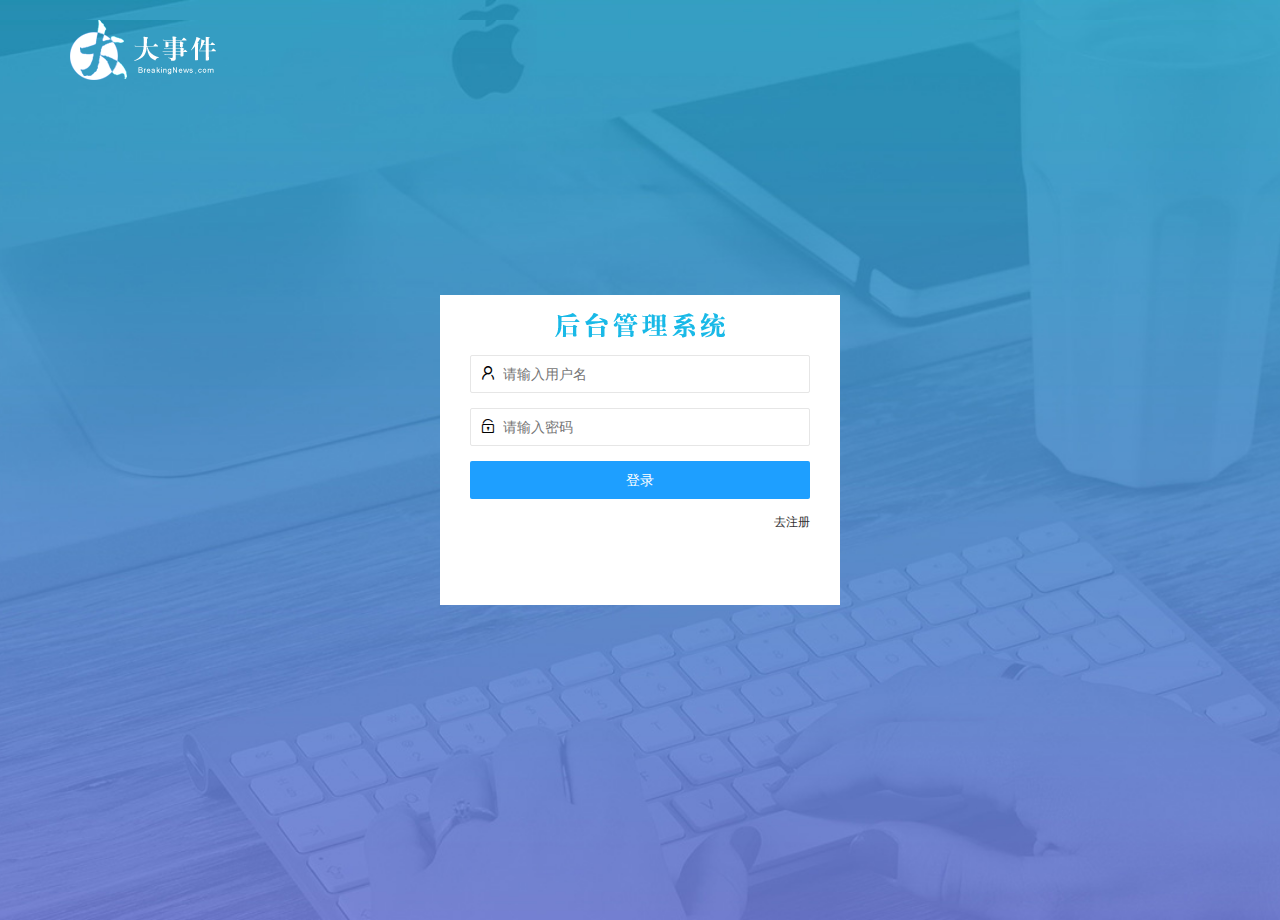
<file: login.html>
<!DOCTYPE html>
<html lang="en">

<head>
    <meta charset="UTF-8">
    <meta http-equiv="X-UA-Compatible" content="IE=edge">
    <meta name="viewport" content="width=device-width, initial-scale=1.0">
    <title>大事件-登录注册</title>
    <link rel="stylesheet" href="/assets/lib/layui/css/layui.css">
    <link rel="stylesheet" href="/assets/css/login.css">
</head>

<body>
    <!-- 这是头部的logo区域 -->
    <div class="layui-main"><img src="/assets/images/logo.png" alt="" /></div>
    <!-- 登录注册区 -->
    <div class="loginAndRrgBox">
        <div class="title-box"></div>
        <!-- 登录的div -->
        <div class="login-box">
            <!-- 这是登录的表单 -->
            <form class="layui-form" id="form_login">
                <!-- 用户名 -->
                <div class="layui-form-item">
                    <i class="layui-icon layui-icon-username"></i>
                    <input type="text" name="username" required placeholder="请输入用户名" autocomplete="off" class="layui-input" />
                </div>
                <!-- 密码 -->
                <div class="layui-form-item">
                    <i class="layui-icon layui-icon-password"></i>
                    <input type="password" name="password" required placeholder="请输入密码" lay-verify="required|pwd" autocomplete="off" class="layui-input" />
                </div>
                <!-- 按钮 -->
                <!-- 登录按钮 -->
                <div class="layui-form-item">
                    <!-- 注意：表单提交按钮和普通按钮的区别，就是 lay-submit 属性 -->
                    <button class="layui-btn layui-btn-fluid layui-btn-normal" lay-submit>登录</button>
                </div>
                <div class="layui-form-item links">
                    <a href="javascript:;" id="link_reg">去注册</a>
                </div>
            </form>
        </div>

        <!-- 注册的div -->
        <div class="reg-box">
            <!-- 注册表单 -->
            <form class="layui-form" id="form_reg">
                <!-- 用户名 -->
                <div class="layui-form-item">
                    <i class="layui-icon layui-icon-username"></i>
                    <input type="text" name="username" required lay-verify="required" placeholder="请输入用户名" autocomplete="off" class="layui-input" />
                </div>
                <!-- 密码 -->
                <div class="layui-form-item">
                    <i class="layui-icon layui-icon-password"></i>
                    <input type="password" name="password" required lay-verify="required|pwd" placeholder="请输入密码" autocomplete="off" class="layui-input" />
                </div>
                <!-- 密码确认 -->
                <div class="layui-form-item">
                    <i class="layui-icon layui-icon-password"></i>
                    <input type="password" name="repassword" required lay-verify="required|pwd|repwd" placeholder="再次确认密码" autocomplete="off" class="layui-input" />
                </div>
                <!-- 按钮 -->
                <!-- 注册按钮 -->
                <div class="layui-form-item">
                    <!-- 注意：表单提交按钮和普通按钮的区别，就是 lay-submit 属性 -->
                    <button class="layui-btn layui-btn-fluid layui-btn-normal" lay-submit>注册</button>
                </div>
                <div class="layui-form-item links">
                    <a href="javascript:;" id="link_login">去登录</a>
                </div>
            </form>
        </div>
    </div>
    <!-- 导入 Layui 的JS文件 -->
    <script src="/assets/lib/layui/layui.all.js"></script>
    <!-- 导入 JQuery -->
    <script src="/assets/lib/jquery.js"></script>
    <!-- 导入自己封装的 baseAPI.js -->
    <script src="/assets/js/baseAPI.js"></script>
    <!-- 导入自己的 JavaScript 脚本 -->
    <script src="/assets/js/login.js"></script>
</body>

</html>
</file>
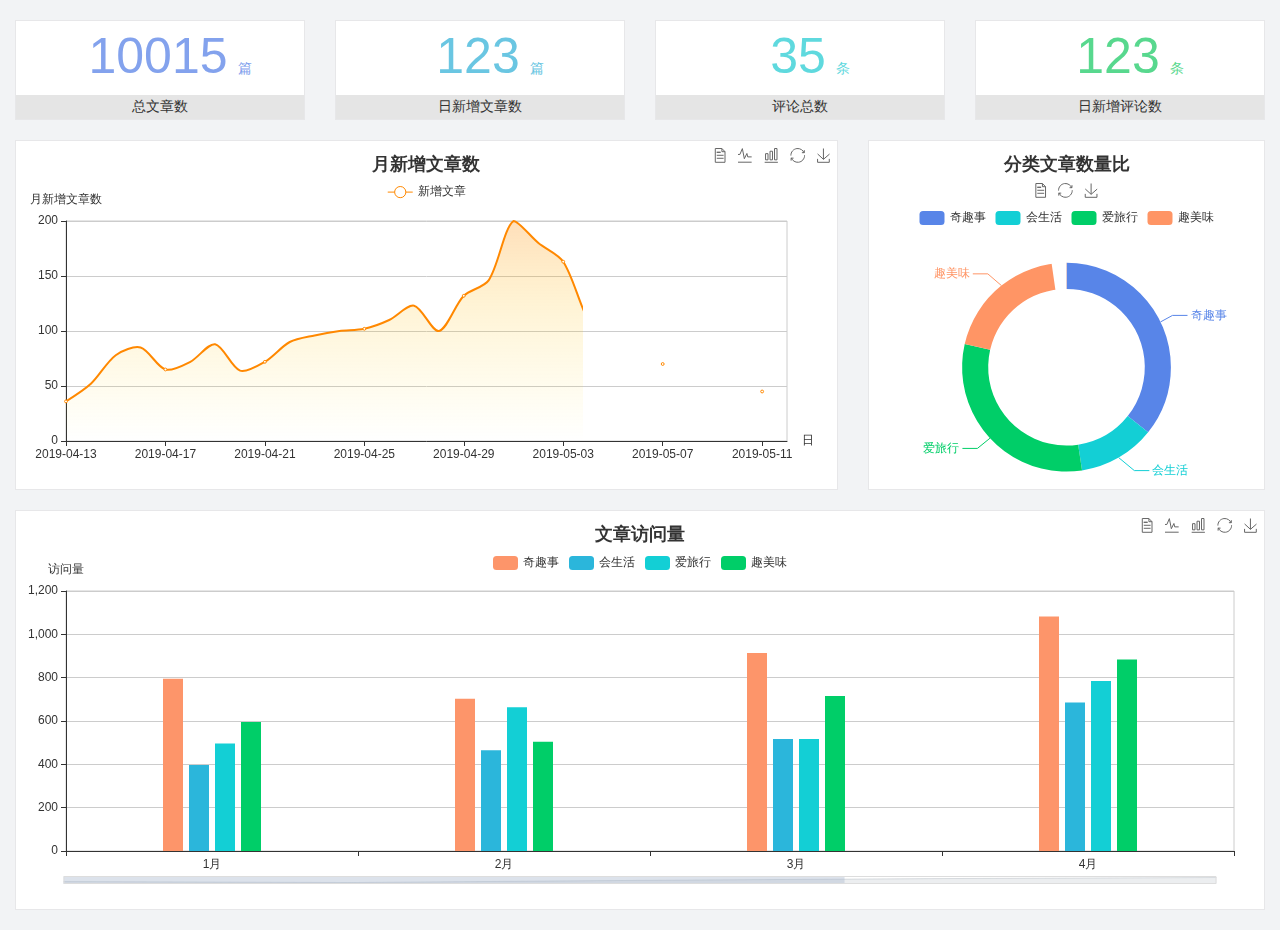
<file: home/dashboard.html>
<!DOCTYPE html>
<html lang="en">

<head>
  <meta charset="UTF-8">
  <meta name="viewport" content="width=device-width, initial-scale=1.0">
  <meta http-equiv="X-UA-Compatible" content="ie=edge">
  <title>图表统计</title>
  <link rel="stylesheet" href="../../assets/lib/bootstrap.css" />
  <link rel="stylesheet" href="../../assets/lib/main.css" />
  <script src="../../assets/lib/jquery.js"></script>
  <script type="text/javascript" src="../../assets/lib/echarts.min.js"></script>
</head>

<body>
  <div class="container-fluid">
    <div class="row spannel_list">
      <div class="col-sm-3 col-xs-6">
        <div class="spannel">
          <em>10015</em><span>篇</span>
          <b>总文章数</b>
        </div>
      </div>
      <div class="col-sm-3 col-xs-6">
        <div class="spannel scolor01">
          <em>123</em><span>篇</span>
          <b>日新增文章数</b>
        </div>
      </div>
      <div class="col-sm-3 col-xs-6">
        <div class="spannel scolor02">
          <em>35</em><span>条</span>
          <b>评论总数</b>
        </div>
      </div>
      <div class="col-sm-3 col-xs-6">
        <div class="spannel scolor03">
          <em>123</em><span>条</span>
          <b>日新增评论数</b>
        </div>
      </div>
    </div>
  </div>

  <div class="container-fluid">
    <div class="row curve-pie">
      <div class="col-lg-8 col-md-8">
        <div class="gragh_pannel" id="curve_show"></div>
      </div>
      <div class="col-lg-4 col-md-4">
        <div class="gragh_pannel" id="pie_show"></div>
      </div>
    </div>
  </div>

  <div class="container-fluid">
    <div class="column_pannel" id="column_show"></div>
  </div>

  <script>
    var oChart = echarts.init(document.getElementById('curve_show'));
    var aList_all = [
      { 'count': 36, 'date': '2019-04-13' },
      { 'count': 52, 'date': '2019-04-14' },
      { 'count': 78, 'date': '2019-04-15' },
      { 'count': 85, 'date': '2019-04-16' },
      { 'count': 65, 'date': '2019-04-17' },
      { 'count': 72, 'date': '2019-04-18' },
      { 'count': 88, 'date': '2019-04-19' },
      { 'count': 64, 'date': '2019-04-20' },
      { 'count': 72, 'date': '2019-04-21' },
      { 'count': 90, 'date': '2019-04-22' },
      { 'count': 96, 'date': '2019-04-23' },
      { 'count': 100, 'date': '2019-04-24' },
      { 'count': 102, 'date': '2019-04-25' },
      { 'count': 110, 'date': '2019-04-26' },
      { 'count': 123, 'date': '2019-04-27' },
      { 'count': 100, 'date': '2019-04-28' },
      { 'count': 132, 'date': '2019-04-29' },
      { 'count': 146, 'date': '2019-04-30' },
      { 'count': 200, 'date': '2019-05-01' },
      { 'count': 180, 'date': '2019-05-02' },
      { 'count': 163, 'date': '2019-05-03' },
      { 'count': 110, 'date': '2019-05-04' },
      { 'count': 80, 'date': '2019-05-05' },
      { 'count': 82, 'date': '2019-05-06' },
      { 'count': 70, 'date': '2019-05-07' },
      { 'count': 65, 'date': '2019-05-08' },
      { 'count': 54, 'date': '2019-05-09' },
      { 'count': 40, 'date': '2019-05-10' },
      { 'count': 45, 'date': '2019-05-11' },
      { 'count': 38, 'date': '2019-05-12' },
    ];

    let aCount = [];
    let aDate = [];

    for (var i = 0; i < aList_all.length; i++) {
      aCount.push(aList_all[i].count);
      aDate.push(aList_all[i].date);
    }

    var chartopt = {
      title: {
        text: '月新增文章数',
        left: 'center',
        top: '10'
      },
      tooltip: {
        trigger: 'axis'
      },
      legend: {
        data: ['新增文章'],
        top: '40'
      },
      toolbox: {
        show: true,
        feature: {
          mark: { show: true },
          dataView: { show: true, readOnly: false },
          magicType: { show: true, type: ['line', 'bar'] },
          restore: { show: true },
          saveAsImage: { show: true }
        }
      },
      calculable: true,
      xAxis: [
        {
          name: '日',
          type: 'category',
          boundaryGap: false,
          data: aDate
        }
      ],
      yAxis: [
        {
          name: '月新增文章数',
          type: 'value'
        }
      ],
      series: [
        {
          name: '新增文章',
          type: 'line',
          smooth: true,
          itemStyle: { normal: { areaStyle: { type: 'default' }, color: '#f80' }, lineStyle: { color: '#f80' } },
          data: aCount
        }],
      areaStyle: {
        normal: {
          color: new echarts.graphic.LinearGradient(0, 0, 0, 1, [{
            offset: 0,
            color: 'rgba(255,136,0,0.39)'
          }, {
            offset: .34,
            color: 'rgba(255,180,0,0.25)'
          }, {
            offset: 1,
            color: 'rgba(255,222,0,0.00)'
          }])

        }
      },
      grid: {
        show: true,
        x: 50,
        x2: 50,
        y: 80,
        height: 220
      }
    };

    oChart.setOption(chartopt);


    var oPie = echarts.init(document.getElementById('pie_show'));
    var oPieopt =
    {
      title: {
        top: 10,
        text: '分类文章数量比',
        x: 'center'
      },
      tooltip: {
        trigger: 'item',
        formatter: "{a} <br/>{b} : {c} ({d}%)"
      },
      color: ['#5885e8', '#13cfd5', '#00ce68', '#ff9565'],
      legend: {
        x: 'center',
        top: 65,
        data: ['奇趣事', '会生活', '爱旅行', '趣美味']
      },
      toolbox: {
        show: true,
        x: 'center',
        top: 35,
        feature: {
          mark: { show: true },
          dataView: { show: true, readOnly: false },
          magicType: {
            show: true,
            type: ['pie', 'funnel'],
            option: {
              funnel: {
                x: '25%',
                width: '50%',
                funnelAlign: 'left',
                max: 1548
              }
            }
          },
          restore: { show: true },
          saveAsImage: { show: true }
        }
      },
      calculable: true,
      series: [
        {
          name: '访问来源',
          type: 'pie',
          radius: ['45%', '60%'],
          center: ['50%', '65%'],
          data: [
            { value: 300, name: '奇趣事' },
            { value: 100, name: '会生活' },
            { value: 260, name: '爱旅行' },
            { value: 180, name: '趣美味' }
          ]
        }
      ]
    };
    oPie.setOption(oPieopt);



    var oColumn = this.echarts.init(document.getElementById('column_show'));
    var oColumnopt =
    {
      title: {
        text: '文章访问量',
        left: 'center',
        top: '10'
      },
      tooltip: {
        trigger: 'axis'
      },
      legend: {
        data: ['奇趣事', '会生活', '爱旅行', '趣美味'],
        top: '40'
      },
      toolbox: {
        show: true,
        feature: {
          mark: { show: true },
          dataView: { show: true, readOnly: false },
          magicType: { show: true, type: ['line', 'bar'] },
          restore: { show: true },
          saveAsImage: { show: true }
        }
      },
      calculable: true,
      xAxis: [
        {
          type: 'category',
          data: ['1月', '2月', '3月', '4月', '5月']
        }
      ],
      yAxis: [
        {
          name: '访问量',
          type: 'value'
        }
      ],
      series: [
        {
          name: '奇趣事',
          type: 'bar',
          barWidth: 20,
          itemStyle: {
            normal: { areaStyle: { type: 'default' }, color: '#fd956a' }
          },
          data: [800, 708, 920, 1090, 1200]
        },
        {
          name: '会生活',
          type: 'bar',
          barWidth: 20,
          itemStyle: {
            normal: { areaStyle: { type: 'default' }, color: '#2bb6db' }
          },
          data: [400, 468, 520, 690, 800]
        },
        {
          name: '爱旅行',
          type: 'bar',
          barWidth: 20,
          itemStyle: {
            normal: { areaStyle: { type: 'default' }, color: '#13cfd5' }
          },
          data: [500, 668, 520, 790, 900]
        },
        {
          name: '趣美味',
          type: 'bar',
          barWidth: 20,
          itemStyle: {
            normal: { areaStyle: { type: 'default' }, color: '#00ce68' }
          },
          data: [600, 508, 720, 890, 1000]
        }
      ],
      grid: {
        show: true,
        x: 50,
        x2: 30,
        y: 80,
        height: 260
      },
      dataZoom: [//给x轴设置滚动条
        {
          start: 0,//默认为0
          end: 100 - 1000 / 31,//默认为100
          type: 'slider',
          show: true,
          xAxisIndex: [0],
          handleSize: 0,//滑动条的 左右2个滑动条的大小
          height: 8,//组件高度
          left: 45, //左边的距离
          right: 50,//右边的距离
          bottom: 26,//右边的距离
          handleColor: '#ddd',//h滑动图标的颜色
          handleStyle: {
            borderColor: "#cacaca",
            borderWidth: "1",
            shadowBlur: 2,
            background: "#ddd",
            shadowColor: "#ddd",
          }
        }]
    };
    oColumn.setOption(oColumnopt);
  </script>
</body>

</html>
</file>
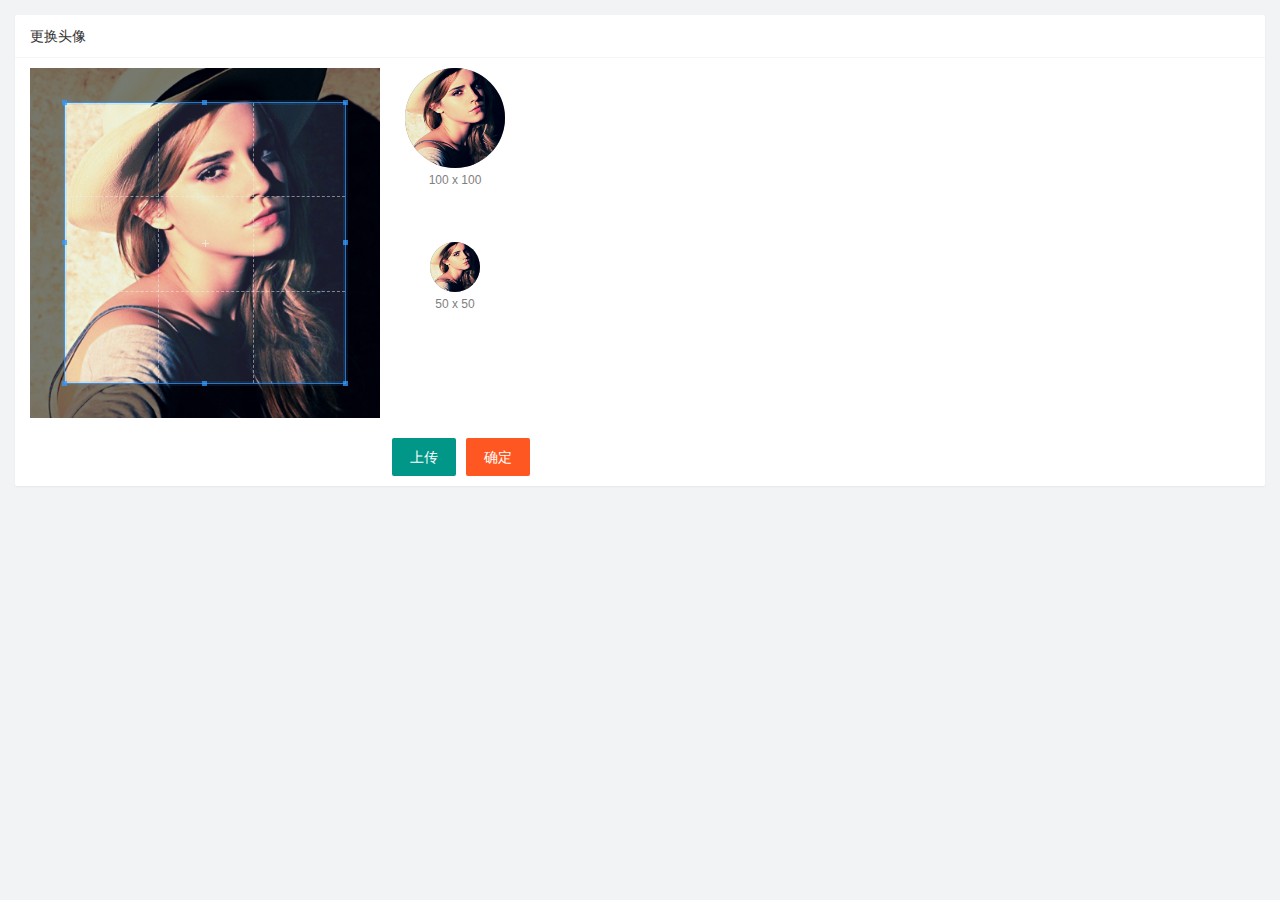
<file: user/user_avatar.html>
<!DOCTYPE html>
<html lang="en">

<head>
    <meta charset="UTF-8">
    <meta http-equiv="X-UA-Compatible" content="IE=edge">
    <meta name="viewport" content="width=device-width, initial-scale=1.0">
    <title>Document</title>
    <link rel="stylesheet" href="/assets/lib/layui/css/layui.css" />
    <link rel="stylesheet" href="/assets/css/user/user_avatar.css">
    <!-- 剪切样式 -->
    <link rel="stylesheet" href="/assets/lib/cropper/cropper.css">
    <link rel="stylesheet" href="/assets/css/user/user_avatar.css">
</head>

<body>
    <!-- 卡片区域 -->
    <div class="layui-card">
        <div class="layui-card-header">更换头像</div>
        <div class="layui-card-body">
            <div class="row1">
                <!-- 图片裁剪区域 -->
                <div class="cropper-box">
                    <!-- 这个 img 标签很重要，将来会把它初始化为裁剪区域 -->
                    <img id="image" src="/assets/images/sample.jpg" />
                </div>
                <!-- 图片的预览区域 -->
                <div class="preview-box">
                    <div>
                        <!-- 宽高为 100px 的预览区域 -->
                        <div class="img-preview w100"></div>
                        <p class="size">100 x 100</p>
                    </div>
                    <div>
                        <!-- 宽高为 50px 的预览区域 -->
                        <div class="img-preview w50"></div>
                        <p class="size">50 x 50</p>
                    </div>
                </div>
            </div>

            <!-- 第二行的按钮区域 -->
            <div class="row2">
                <!-- 通过 accept 属性，可以指定，允许用户选择什么类型的文件 -->
                <input type="file" id="file" accept="image/png,image/jpeg" />
                <button type="button" class="layui-btn" id="btnChooseImage">上传</button>
                <button type="button" class="layui-btn layui-btn-danger" id="btnUpload">确定</button>
            </div>
        </div>
    </div>
    </div>
    <script src="/assets/lib/layui/layui.all.js"></script>
    <script src="/assets/lib/jquery.js"></script>
    <script src="/assets/lib/cropper/Cropper.js"></script>
    <script src="/assets/lib/cropper/jquery-cropper.js"></script>
    <!-- 导入baseApi js -->
    <script src="/assets/js/baseAPI.js"></script>
    <!-- 导入自己的js -->
    <script src="/assets/js/user/user_avatar.js"></script>
</body>

</html>
</file>
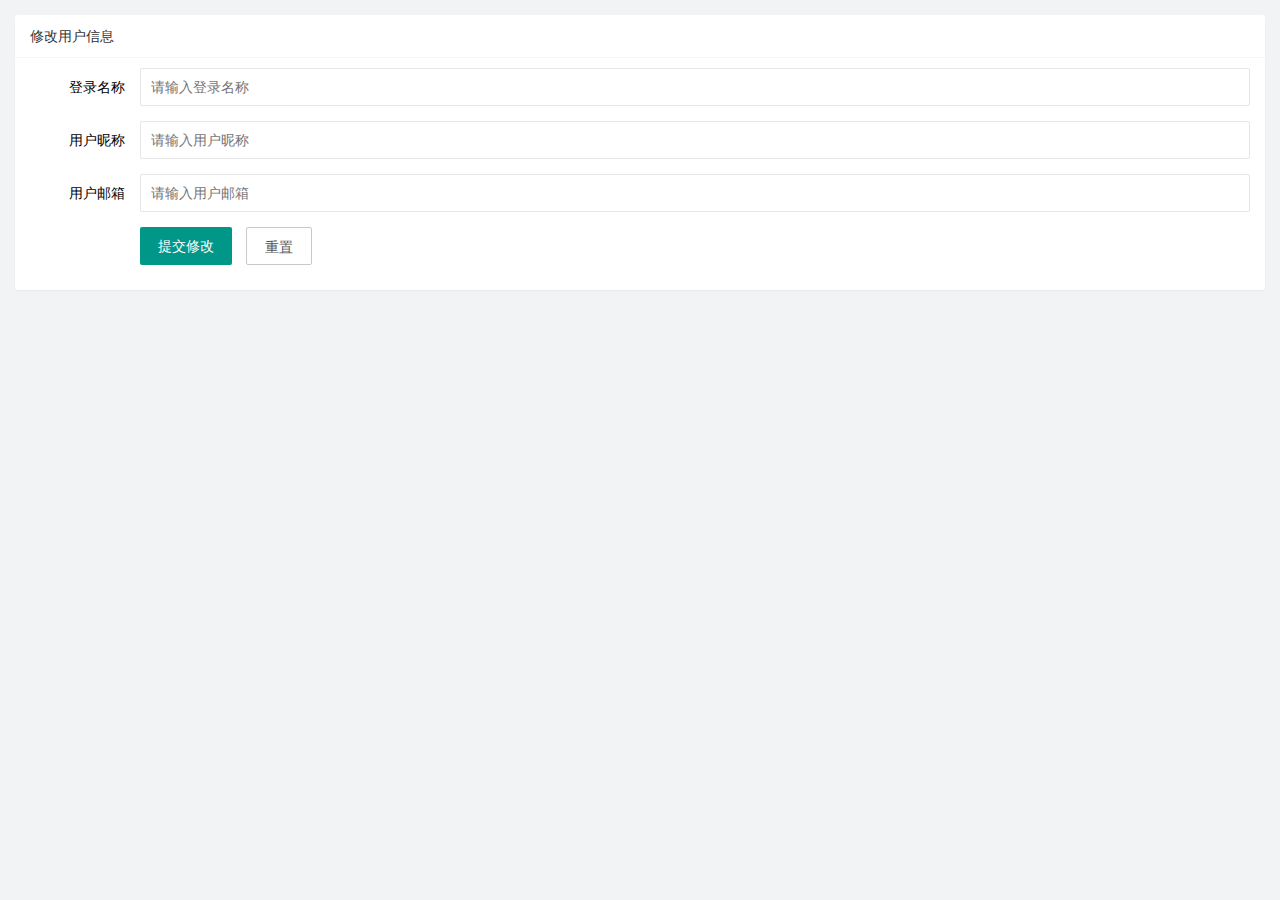
<file: user/user_info.html>
<!DOCTYPE html>
<html lang="en">

<head>
    <meta charset="UTF-8">
    <meta http-equiv="X-UA-Compatible" content="IE=edge">
    <meta name="viewport" content="width=device-width, initial-scale=1.0">
    <title>Document</title>
    <!-- 1导入layui的css样式 -->
    <link rel="stylesheet" href="/assets/lib/layui/css/layui.css" />
    <!-- 2导入自己的样式 -->
    <link rel="stylesheet" href="/assets/css/user/user_info.css" />
</head>

<body>
    <div class="layui-card">
        <div class="layui-card-header">修改用户信息</div>
        <div class="layui-card-body">
            <!-- form 表单区 -->
            <form class="layui-form" lay-filter="formUserInfo">
                <!-- 这是隐藏域 -->
                <input type="hidden" name="id" value="" />

                <div class="layui-form-item">
                    <label class="layui-form-label">登录名称</label>
                    <div class="layui-input-block">
                        <input type="text" name="username" required lay-verify="required" placeholder="请输入登录名称" autocomplete="off" class="layui-input" readonly />
                    </div>
                </div>
                <div class="layui-form-item">
                    <label class="layui-form-label">用户昵称</label>
                    <div class="layui-input-block">
                        <input type="text" name="nickname" required lay-verify="required|nickname" placeholder="请输入用户昵称" autocomplete="off" class="layui-input" />
                    </div>
                </div>
                <div class="layui-form-item">
                    <label class="layui-form-label">用户邮箱</label>
                    <div class="layui-input-block">
                        <input type="text" name="email" required lay-verify="required|email" placeholder="请输入用户邮箱" autocomplete="off" class="layui-input" />
                    </div>
                </div>
                <div class="layui-form-item">
                    <div class="layui-input-block">
                        <button class="layui-btn" lay-submit lay-filter="formDemo">提交修改</button>
                        <button type="reset" class="layui-btn layui-btn-primary" id="btnReset">重置</button>
                    </div>
                </div>
            </form>
        </div>

    </div>
    <!-- 导入layui 的js文件 -->
    <script src="/assets/lib/layui/layui.all.js"></script>
    <!-- 导入jquery js文件 -->
    <script src="/assets/lib/jquery.js"></script>
    <!-- 导入baseApi js文件 -->
    <script src="/assets/js/baseAPI.js"></script>
    <!-- 导入自己的js文件  导入就是个整体 形成一块 -->
    <script src="/assets/js/user/user_info.js"></script>
</body>

</html>
</file>
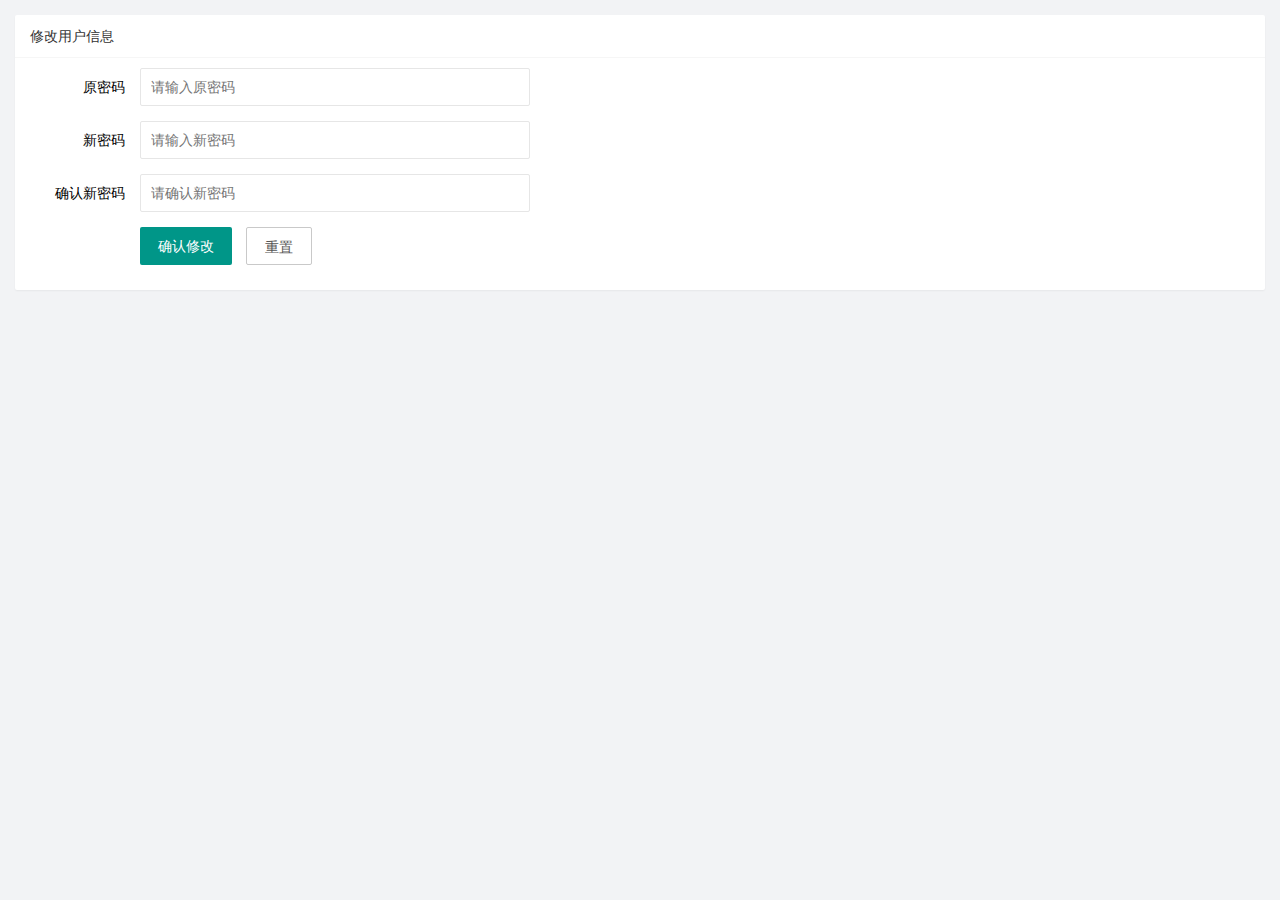
<file: user/user_pwd.html>
<!DOCTYPE html>
<html lang="en">

<head>
    <meta charset="UTF-8">
    <meta http-equiv="X-UA-Compatible" content="IE=edge">
    <meta name="viewport" content="width=device-width, initial-scale=1.0">
    <title>重置密码</title>
    <!-- css一般在上 js在下 从上到下执行代码 -->
    <link rel="stylesheet" href="/assets/lib/layui/css/layui.css">
    <link rel="stylesheet" href="/assets/css/user/user_pwd.css">
</head>

<body>
    <!-- 卡片区域 -->
    <div class="layui-card">
        <div class="layui-card-header">修改用户信息</div>
        <div class="layui-card-body">
            <!-- form 表单区 -->
            <form class="layui-form" lay-filter="formUserInfo">
                <!-- 这是隐藏域 -->
                <input type="hidden" name="id" value="" />

                <div class="layui-form-item">
                    <label class="layui-form-label">原密码</label>
                    <div class="layui-input-block">
                        <input type="password" name="oldPwd" required lay-verify="required|pwd" placeholder="请输入原密码" autocomplete="off" class="layui-input" />
                    </div>
                </div>
                <div class="layui-form-item">
                    <label class="layui-form-label">新密码</label>
                    <div class="layui-input-block">
                        <input type="password" name="newPwd" required lay-verify="required|pwd|samePwd" placeholder="请输入新密码" autocomplete="off" class="layui-input" />
                    </div>
                </div>
                <div class="layui-form-item">
                    <label class="layui-form-label">确认新密码</label>
                    <div class="layui-input-block">
                        <input type="password" name="rePwd" required lay-verify="required|pwd|rePwd" placeholder="请确认新密码" autocomplete="off" class="layui-input" />
                    </div>
                </div>
                <div class="layui-form-item">
                    <div class="layui-input-block">
                        <button class="layui-btn" lay-submit lay-filter="formDemo">确认修改</button>
                        <button type="reset" class="layui-btn layui-btn-primary" id="btnReset">重置</button>
                    </div>
                </div>
            </form>
        </div>

    </div>
    <!-- 导入layui js文件 -->
    <script src="/assets/lib/layui/layui.all.js"></script>
    <!-- 导入jquery -->
    <script src="/assets/lib/jquery.js"></script>
    <!-- 导入baseApi js -->
    <script src="/assets/js/baseAPI.js"></script>
    <!-- 导入自己的js脚本 -->
    <script src="/assets/js/user/user_pwd.js"></script>
</body>

</html>
</file>
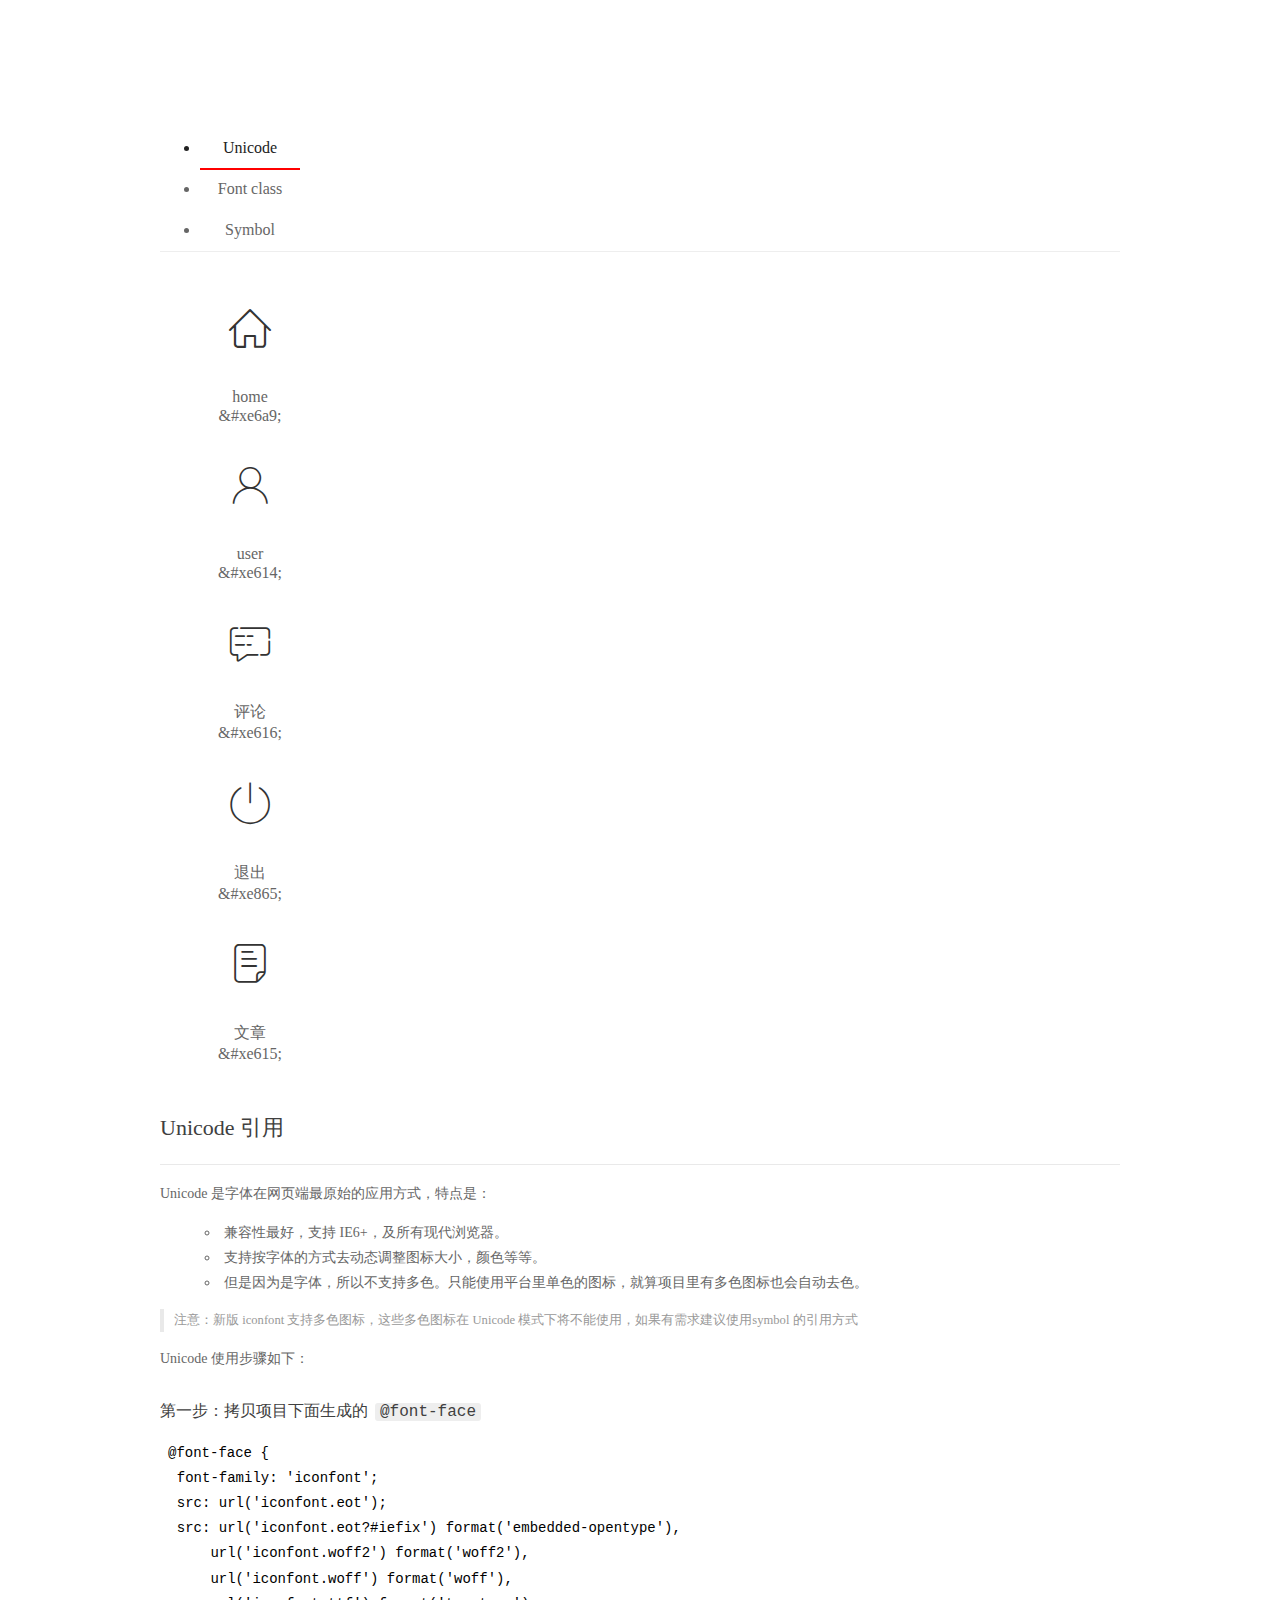
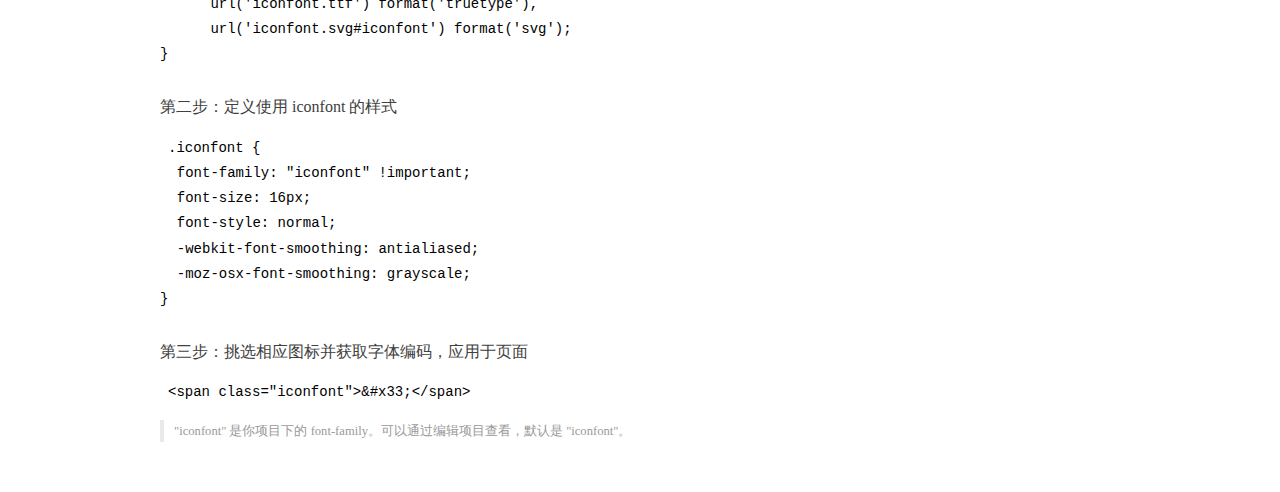
<file: assets/fonts/demo_index.html>
<!DOCTYPE html>
<html>
<head>
  <meta charset="utf-8"/>
  <title>IconFont Demo</title>
  <link rel="shortcut icon" href="https://gtms04.alicdn.com/tps/i4/TB1_oz6GVXXXXaFXpXXJDFnIXXX-64-64.ico" type="image/x-icon"/>
  <link rel="stylesheet" href="https://g.alicdn.com/thx/cube/1.3.2/cube.min.css">
  <link rel="stylesheet" href="demo.css">
  <link rel="stylesheet" href="iconfont.css">
  <script src="iconfont.js"></script>
  <!-- jQuery -->
  <script src="https://a1.alicdn.com/oss/uploads/2018/12/26/7bfddb60-08e8-11e9-9b04-53e73bb6408b.js"></script>
  <!-- 代码高亮 -->
  <script src="https://a1.alicdn.com/oss/uploads/2018/12/26/a3f714d0-08e6-11e9-8a15-ebf944d7534c.js"></script>
</head>
<body>
  <div class="main">
    <h1 class="logo"><a href="https://www.iconfont.cn/" title="iconfont 首页" target="_blank">&#xe86b;</a></h1>
    <div class="nav-tabs">
      <ul id="tabs" class="dib-box">
        <li class="dib active"><span>Unicode</span></li>
        <li class="dib"><span>Font class</span></li>
        <li class="dib"><span>Symbol</span></li>
      </ul>
      
    </div>
    <div class="tab-container">
      <div class="content unicode" style="display: block;">
          <ul class="icon_lists dib-box">
          
            <li class="dib">
              <span class="icon iconfont">&#xe6a9;</span>
                <div class="name">home</div>
                <div class="code-name">&amp;#xe6a9;</div>
              </li>
          
            <li class="dib">
              <span class="icon iconfont">&#xe614;</span>
                <div class="name">user</div>
                <div class="code-name">&amp;#xe614;</div>
              </li>
          
            <li class="dib">
              <span class="icon iconfont">&#xe616;</span>
                <div class="name">评论</div>
                <div class="code-name">&amp;#xe616;</div>
              </li>
          
            <li class="dib">
              <span class="icon iconfont">&#xe865;</span>
                <div class="name">退出</div>
                <div class="code-name">&amp;#xe865;</div>
              </li>
          
            <li class="dib">
              <span class="icon iconfont">&#xe615;</span>
                <div class="name">文章</div>
                <div class="code-name">&amp;#xe615;</div>
              </li>
          
          </ul>
          <div class="article markdown">
          <h2 id="unicode-">Unicode 引用</h2>
          <hr>

          <p>Unicode 是字体在网页端最原始的应用方式，特点是：</p>
          <ul>
            <li>兼容性最好，支持 IE6+，及所有现代浏览器。</li>
            <li>支持按字体的方式去动态调整图标大小，颜色等等。</li>
            <li>但是因为是字体，所以不支持多色。只能使用平台里单色的图标，就算项目里有多色图标也会自动去色。</li>
          </ul>
          <blockquote>
            <p>注意：新版 iconfont 支持多色图标，这些多色图标在 Unicode 模式下将不能使用，如果有需求建议使用symbol 的引用方式</p>
          </blockquote>
          <p>Unicode 使用步骤如下：</p>
          <h3 id="-font-face">第一步：拷贝项目下面生成的 <code>@font-face</code></h3>
<pre><code class="language-css"
>@font-face {
  font-family: 'iconfont';
  src: url('iconfont.eot');
  src: url('iconfont.eot?#iefix') format('embedded-opentype'),
      url('iconfont.woff2') format('woff2'),
      url('iconfont.woff') format('woff'),
      url('iconfont.ttf') format('truetype'),
      url('iconfont.svg#iconfont') format('svg');
}
</code></pre>
          <h3 id="-iconfont-">第二步：定义使用 iconfont 的样式</h3>
<pre><code class="language-css"
>.iconfont {
  font-family: "iconfont" !important;
  font-size: 16px;
  font-style: normal;
  -webkit-font-smoothing: antialiased;
  -moz-osx-font-smoothing: grayscale;
}
</code></pre>
          <h3 id="-">第三步：挑选相应图标并获取字体编码，应用于页面</h3>
<pre>
<code class="language-html"
>&lt;span class="iconfont"&gt;&amp;#x33;&lt;/span&gt;
</code></pre>
          <blockquote>
            <p>"iconfont" 是你项目下的 font-family。可以通过编辑项目查看，默认是 "iconfont"。</p>
          </blockquote>
          </div>
      </div>
      <div class="content font-class">
        <ul class="icon_lists dib-box">
          
          <li class="dib">
            <span class="icon iconfont icon-home"></span>
            <div class="name">
              home
            </div>
            <div class="code-name">.icon-home
            </div>
          </li>
          
          <li class="dib">
            <span class="icon iconfont icon-user"></span>
            <div class="name">
              user
            </div>
            <div class="code-name">.icon-user
            </div>
          </li>
          
          <li class="dib">
            <span class="icon iconfont icon-pinglun"></span>
            <div class="name">
              评论
            </div>
            <div class="code-name">.icon-pinglun
            </div>
          </li>
          
          <li class="dib">
            <span class="icon iconfont icon-tuichu"></span>
            <div class="name">
              退出
            </div>
            <div class="code-name">.icon-tuichu
            </div>
          </li>
          
          <li class="dib">
            <span class="icon iconfont icon-16"></span>
            <div class="name">
              文章
            </div>
            <div class="code-name">.icon-16
            </div>
          </li>
          
        </ul>
        <div class="article markdown">
        <h2 id="font-class-">font-class 引用</h2>
        <hr>

        <p>font-class 是 Unicode 使用方式的一种变种，主要是解决 Unicode 书写不直观，语意不明确的问题。</p>
        <p>与 Unicode 使用方式相比，具有如下特点：</p>
        <ul>
          <li>兼容性良好，支持 IE8+，及所有现代浏览器。</li>
          <li>相比于 Unicode 语意明确，书写更直观。可以很容易分辨这个 icon 是什么。</li>
          <li>因为使用 class 来定义图标，所以当要替换图标时，只需要修改 class 里面的 Unicode 引用。</li>
          <li>不过因为本质上还是使用的字体，所以多色图标还是不支持的。</li>
        </ul>
        <p>使用步骤如下：</p>
        <h3 id="-fontclass-">第一步：引入项目下面生成的 fontclass 代码：</h3>
<pre><code class="language-html">&lt;link rel="stylesheet" href="./iconfont.css"&gt;
</code></pre>
        <h3 id="-">第二步：挑选相应图标并获取类名，应用于页面：</h3>
<pre><code class="language-html">&lt;span class="iconfont icon-xxx"&gt;&lt;/span&gt;
</code></pre>
        <blockquote>
          <p>"
            iconfont" 是你项目下的 font-family。可以通过编辑项目查看，默认是 "iconfont"。</p>
        </blockquote>
      </div>
      </div>
      <div class="content symbol">
          <ul class="icon_lists dib-box">
          
            <li class="dib">
                <svg class="icon svg-icon" aria-hidden="true">
                  <use xlink:href="#icon-home"></use>
                </svg>
                <div class="name">home</div>
                <div class="code-name">#icon-home</div>
            </li>
          
            <li class="dib">
                <svg class="icon svg-icon" aria-hidden="true">
                  <use xlink:href="#icon-user"></use>
                </svg>
                <div class="name">user</div>
                <div class="code-name">#icon-user</div>
            </li>
          
            <li class="dib">
                <svg class="icon svg-icon" aria-hidden="true">
                  <use xlink:href="#icon-pinglun"></use>
                </svg>
                <div class="name">评论</div>
                <div class="code-name">#icon-pinglun</div>
            </li>
          
            <li class="dib">
                <svg class="icon svg-icon" aria-hidden="true">
                  <use xlink:href="#icon-tuichu"></use>
                </svg>
                <div class="name">退出</div>
                <div class="code-name">#icon-tuichu</div>
            </li>
          
            <li class="dib">
                <svg class="icon svg-icon" aria-hidden="true">
                  <use xlink:href="#icon-16"></use>
                </svg>
                <div class="name">文章</div>
                <div class="code-name">#icon-16</div>
            </li>
          
          </ul>
          <div class="article markdown">
          <h2 id="symbol-">Symbol 引用</h2>
          <hr>

          <p>这是一种全新的使用方式，应该说这才是未来的主流，也是平台目前推荐的用法。相关介绍可以参考这篇<a href="">文章</a>
            这种用法其实是做了一个 SVG 的集合，与另外两种相比具有如下特点：</p>
          <ul>
            <li>支持多色图标了，不再受单色限制。</li>
            <li>通过一些技巧，支持像字体那样，通过 <code>font-size</code>, <code>color</code> 来调整样式。</li>
            <li>兼容性较差，支持 IE9+，及现代浏览器。</li>
            <li>浏览器渲染 SVG 的性能一般，还不如 png。</li>
          </ul>
          <p>使用步骤如下：</p>
          <h3 id="-symbol-">第一步：引入项目下面生成的 symbol 代码：</h3>
<pre><code class="language-html">&lt;script src="./iconfont.js"&gt;&lt;/script&gt;
</code></pre>
          <h3 id="-css-">第二步：加入通用 CSS 代码（引入一次就行）：</h3>
<pre><code class="language-html">&lt;style&gt;
.icon {
  width: 1em;
  height: 1em;
  vertical-align: -0.15em;
  fill: currentColor;
  overflow: hidden;
}
&lt;/style&gt;
</code></pre>
          <h3 id="-">第三步：挑选相应图标并获取类名，应用于页面：</h3>
<pre><code class="language-html">&lt;svg class="icon" aria-hidden="true"&gt;
  &lt;use xlink:href="#icon-xxx"&gt;&lt;/use&gt;
&lt;/svg&gt;
</code></pre>
          </div>
      </div>

    </div>
  </div>
  <script>
  $(document).ready(function () {
      $('.tab-container .content:first').show()

      $('#tabs li').click(function (e) {
        var tabContent = $('.tab-container .content')
        var index = $(this).index()

        if ($(this).hasClass('active')) {
          return
        } else {
          $('#tabs li').removeClass('active')
          $(this).addClass('active')

          tabContent.hide().eq(index).fadeIn()
        }
      })
    })
  </script>
</body>
</html>
</file>
<file: assets/lib/layui/css/layui.css>
/** layui-v2.5.5 MIT License By https://www.layui.com */
 .layui-inline,img{display:inline-block;vertical-align:middle}h1,h2,h3,h4,h5,h6{font-weight:400}.layui-edge,.layui-header,.layui-inline,.layui-main{position:relative}.layui-body,.layui-edge,.layui-elip{overflow:hidden}.layui-btn,.layui-edge,.layui-inline,img{vertical-align:middle}.layui-btn,.layui-disabled,.layui-icon,.layui-unselect{-moz-user-select:none;-webkit-user-select:none;-ms-user-select:none}.layui-elip,.layui-form-checkbox span,.layui-form-pane .layui-form-label{text-overflow:ellipsis;white-space:nowrap}.layui-breadcrumb,.layui-tree-btnGroup{visibility:hidden}blockquote,body,button,dd,div,dl,dt,form,h1,h2,h3,h4,h5,h6,input,li,ol,p,pre,td,textarea,th,ul{margin:0;padding:0;-webkit-tap-highlight-color:rgba(0,0,0,0)}a:active,a:hover{outline:0}img{border:none}li{list-style:none}table{border-collapse:collapse;border-spacing:0}h4,h5,h6{font-size:100%}button,input,optgroup,option,select,textarea{font-family:inherit;font-size:inherit;font-style:inherit;font-weight:inherit;outline:0}pre{white-space:pre-wrap;white-space:-moz-pre-wrap;white-space:-pre-wrap;white-space:-o-pre-wrap;word-wrap:break-word}body{line-height:24px;font:14px Helvetica Neue,Helvetica,PingFang SC,Tahoma,Arial,sans-serif}hr{height:1px;margin:10px 0;border:0;clear:both}a{color:#333;text-decoration:none}a:hover{color:#777}a cite{font-style:normal;*cursor:pointer}.layui-border-box,.layui-border-box *{box-sizing:border-box}.layui-box,.layui-box *{box-sizing:content-box}.layui-clear{clear:both;*zoom:1}.layui-clear:after{content:'\20';clear:both;*zoom:1;display:block;height:0}.layui-inline{*display:inline;*zoom:1}.layui-edge{display:inline-block;width:0;height:0;border-width:6px;border-style:dashed;border-color:transparent}.layui-edge-top{top:-4px;border-bottom-color:#999;border-bottom-style:solid}.layui-edge-right{border-left-color:#999;border-left-style:solid}.layui-edge-bottom{top:2px;border-top-color:#999;border-top-style:solid}.layui-edge-left{border-right-color:#999;border-right-style:solid}.layui-disabled,.layui-disabled:hover{color:#d2d2d2!important;cursor:not-allowed!important}.layui-circle{border-radius:100%}.layui-show{display:block!important}.layui-hide{display:none!important}@font-face{font-family:layui-icon;src:url(../font/iconfont.eot?v=250);src:url(../font/iconfont.eot?v=250#iefix) format('embedded-opentype'),url(../font/iconfont.woff2?v=250) format('woff2'),url(../font/iconfont.woff?v=250) format('woff'),url(../font/iconfont.ttf?v=250) format('truetype'),url(../font/iconfont.svg?v=250#layui-icon) format('svg')}.layui-icon{font-family:layui-icon!important;font-size:16px;font-style:normal;-webkit-font-smoothing:antialiased;-moz-osx-font-smoothing:grayscale}.layui-icon-reply-fill:before{content:"\e611"}.layui-icon-set-fill:before{content:"\e614"}.layui-icon-menu-fill:before{content:"\e60f"}.layui-icon-search:before{content:"\e615"}.layui-icon-share:before{content:"\e641"}.layui-icon-set-sm:before{content:"\e620"}.layui-icon-engine:before{content:"\e628"}.layui-icon-close:before{content:"\1006"}.layui-icon-close-fill:before{content:"\1007"}.layui-icon-chart-screen:before{content:"\e629"}.layui-icon-star:before{content:"\e600"}.layui-icon-circle-dot:before{content:"\e617"}.layui-icon-chat:before{content:"\e606"}.layui-icon-release:before{content:"\e609"}.layui-icon-list:before{content:"\e60a"}.layui-icon-chart:before{content:"\e62c"}.layui-icon-ok-circle:before{content:"\1005"}.layui-icon-layim-theme:before{content:"\e61b"}.layui-icon-table:before{content:"\e62d"}.layui-icon-right:before{content:"\e602"}.layui-icon-left:before{content:"\e603"}.layui-icon-cart-simple:before{content:"\e698"}.layui-icon-face-cry:before{content:"\e69c"}.layui-icon-face-smile:before{content:"\e6af"}.layui-icon-survey:before{content:"\e6b2"}.layui-icon-tree:before{content:"\e62e"}.layui-icon-upload-circle:before{content:"\e62f"}.layui-icon-add-circle:before{content:"\e61f"}.layui-icon-download-circle:before{content:"\e601"}.layui-icon-templeate-1:before{content:"\e630"}.layui-icon-util:before{content:"\e631"}.layui-icon-face-surprised:before{content:"\e664"}.layui-icon-edit:before{content:"\e642"}.layui-icon-speaker:before{content:"\e645"}.layui-icon-down:before{content:"\e61a"}.layui-icon-file:before{content:"\e621"}.layui-icon-layouts:before{content:"\e632"}.layui-icon-rate-half:before{content:"\e6c9"}.layui-icon-add-circle-fine:before{content:"\e608"}.layui-icon-prev-circle:before{content:"\e633"}.layui-icon-read:before{content:"\e705"}.layui-icon-404:before{content:"\e61c"}.layui-icon-carousel:before{content:"\e634"}.layui-icon-help:before{content:"\e607"}.layui-icon-code-circle:before{content:"\e635"}.layui-icon-water:before{content:"\e636"}.layui-icon-username:before{content:"\e66f"}.layui-icon-find-fill:before{content:"\e670"}.layui-icon-about:before{content:"\e60b"}.layui-icon-location:before{content:"\e715"}.layui-icon-up:before{content:"\e619"}.layui-icon-pause:before{content:"\e651"}.layui-icon-date:before{content:"\e637"}.layui-icon-layim-uploadfile:before{content:"\e61d"}.layui-icon-delete:before{content:"\e640"}.layui-icon-play:before{content:"\e652"}.layui-icon-top:before{content:"\e604"}.layui-icon-friends:before{content:"\e612"}.layui-icon-refresh-3:before{content:"\e9aa"}.layui-icon-ok:before{content:"\e605"}.layui-icon-layer:before{content:"\e638"}.layui-icon-face-smile-fine:before{content:"\e60c"}.layui-icon-dollar:before{content:"\e659"}.layui-icon-group:before{content:"\e613"}.layui-icon-layim-download:before{content:"\e61e"}.layui-icon-picture-fine:before{content:"\e60d"}.layui-icon-link:before{content:"\e64c"}.layui-icon-diamond:before{content:"\e735"}.layui-icon-log:before{content:"\e60e"}.layui-icon-rate-solid:before{content:"\e67a"}.layui-icon-fonts-del:before{content:"\e64f"}.layui-icon-unlink:before{content:"\e64d"}.layui-icon-fonts-clear:before{content:"\e639"}.layui-icon-triangle-r:before{content:"\e623"}.layui-icon-circle:before{content:"\e63f"}.layui-icon-radio:before{content:"\e643"}.layui-icon-align-center:before{content:"\e647"}.layui-icon-align-right:before{content:"\e648"}.layui-icon-align-left:before{content:"\e649"}.layui-icon-loading-1:before{content:"\e63e"}.layui-icon-return:before{content:"\e65c"}.layui-icon-fonts-strong:before{content:"\e62b"}.layui-icon-upload:before{content:"\e67c"}.layui-icon-dialogue:before{content:"\e63a"}.layui-icon-video:before{content:"\e6ed"}.layui-icon-headset:before{content:"\e6fc"}.layui-icon-cellphone-fine:before{content:"\e63b"}.layui-icon-add-1:before{content:"\e654"}.layui-icon-face-smile-b:before{content:"\e650"}.layui-icon-fonts-html:before{content:"\e64b"}.layui-icon-form:before{content:"\e63c"}.layui-icon-cart:before{content:"\e657"}.layui-icon-camera-fill:before{content:"\e65d"}.layui-icon-tabs:before{content:"\e62a"}.layui-icon-fonts-code:before{content:"\e64e"}.layui-icon-fire:before{content:"\e756"}.layui-icon-set:before{content:"\e716"}.layui-icon-fonts-u:before{content:"\e646"}.layui-icon-triangle-d:before{content:"\e625"}.layui-icon-tips:before{content:"\e702"}.layui-icon-picture:before{content:"\e64a"}.layui-icon-more-vertical:before{content:"\e671"}.layui-icon-flag:before{content:"\e66c"}.layui-icon-loading:before{content:"\e63d"}.layui-icon-fonts-i:before{content:"\e644"}.layui-icon-refresh-1:before{content:"\e666"}.layui-icon-rmb:before{content:"\e65e"}.layui-icon-home:before{content:"\e68e"}.layui-icon-user:before{content:"\e770"}.layui-icon-notice:before{content:"\e667"}.layui-icon-login-weibo:before{content:"\e675"}.layui-icon-voice:before{content:"\e688"}.layui-icon-upload-drag:before{content:"\e681"}.layui-icon-login-qq:before{content:"\e676"}.layui-icon-snowflake:before{content:"\e6b1"}.layui-icon-file-b:before{content:"\e655"}.layui-icon-template:before{content:"\e663"}.layui-icon-auz:before{content:"\e672"}.layui-icon-console:before{content:"\e665"}.layui-icon-app:before{content:"\e653"}.layui-icon-prev:before{content:"\e65a"}.layui-icon-website:before{content:"\e7ae"}.layui-icon-next:before{content:"\e65b"}.layui-icon-component:before{content:"\e857"}.layui-icon-more:before{content:"\e65f"}.layui-icon-login-wechat:before{content:"\e677"}.layui-icon-shrink-right:before{content:"\e668"}.layui-icon-spread-left:before{content:"\e66b"}.layui-icon-camera:before{content:"\e660"}.layui-icon-note:before{content:"\e66e"}.layui-icon-refresh:before{content:"\e669"}.layui-icon-female:before{content:"\e661"}.layui-icon-male:before{content:"\e662"}.layui-icon-password:before{content:"\e673"}.layui-icon-senior:before{content:"\e674"}.layui-icon-theme:before{content:"\e66a"}.layui-icon-tread:before{content:"\e6c5"}.layui-icon-praise:before{content:"\e6c6"}.layui-icon-star-fill:before{content:"\e658"}.layui-icon-rate:before{content:"\e67b"}.layui-icon-template-1:before{content:"\e656"}.layui-icon-vercode:before{content:"\e679"}.layui-icon-cellphone:before{content:"\e678"}.layui-icon-screen-full:before{content:"\e622"}.layui-icon-screen-restore:before{content:"\e758"}.layui-icon-cols:before{content:"\e610"}.layui-icon-export:before{content:"\e67d"}.layui-icon-print:before{content:"\e66d"}.layui-icon-slider:before{content:"\e714"}.layui-icon-addition:before{content:"\e624"}.layui-icon-subtraction:before{content:"\e67e"}.layui-icon-service:before{content:"\e626"}.layui-icon-transfer:before{content:"\e691"}.layui-main{width:1140px;margin:0 auto}.layui-header{z-index:1000;height:60px}.layui-header a:hover{transition:all .5s;-webkit-transition:all .5s}.layui-side{position:fixed;left:0;top:0;bottom:0;z-index:999;width:200px;overflow-x:hidden}.layui-side-scroll{position:relative;width:220px;height:100%;overflow-x:hidden}.layui-body{position:absolute;left:200px;right:0;top:0;bottom:0;z-index:998;width:auto;overflow-y:auto;box-sizing:border-box}.layui-layout-body{overflow:hidden}.layui-layout-admin .layui-header{background-color:#23262E}.layui-layout-admin .layui-side{top:60px;width:200px;overflow-x:hidden}.layui-layout-admin .layui-body{position:fixed;top:60px;bottom:44px}.layui-layout-admin .layui-main{width:auto;margin:0 15px}.layui-layout-admin .layui-footer{position:fixed;left:200px;right:0;bottom:0;height:44px;line-height:44px;padding:0 15px;background-color:#eee}.layui-layout-admin .layui-logo{position:absolute;left:0;top:0;width:200px;height:100%;line-height:60px;text-align:center;color:#009688;font-size:16px}.layui-layout-admin .layui-header .layui-nav{background:0 0}.layui-layout-left{position:absolute!important;left:200px;top:0}.layui-layout-right{position:absolute!important;right:0;top:0}.layui-container{position:relative;margin:0 auto;padding:0 15px;box-sizing:border-box}.layui-fluid{position:relative;margin:0 auto;padding:0 15px}.layui-row:after,.layui-row:before{content:'';display:block;clear:both}.layui-col-lg1,.layui-col-lg10,.layui-col-lg11,.layui-col-lg12,.layui-col-lg2,.layui-col-lg3,.layui-col-lg4,.layui-col-lg5,.layui-col-lg6,.layui-col-lg7,.layui-col-lg8,.layui-col-lg9,.layui-col-md1,.layui-col-md10,.layui-col-md11,.layui-col-md12,.layui-col-md2,.layui-col-md3,.layui-col-md4,.layui-col-md5,.layui-col-md6,.layui-col-md7,.layui-col-md8,.layui-col-md9,.layui-col-sm1,.layui-col-sm10,.layui-col-sm11,.layui-col-sm12,.layui-col-sm2,.layui-col-sm3,.layui-col-sm4,.layui-col-sm5,.layui-col-sm6,.layui-col-sm7,.layui-col-sm8,.layui-col-sm9,.layui-col-xs1,.layui-col-xs10,.layui-col-xs11,.layui-col-xs12,.layui-col-xs2,.layui-col-xs3,.layui-col-xs4,.layui-col-xs5,.layui-col-xs6,.layui-col-xs7,.layui-col-xs8,.layui-col-xs9{position:relative;display:block;box-sizing:border-box}.layui-col-xs1,.layui-col-xs10,.layui-col-xs11,.layui-col-xs12,.layui-col-xs2,.layui-col-xs3,.layui-col-xs4,.layui-col-xs5,.layui-col-xs6,.layui-col-xs7,.layui-col-xs8,.layui-col-xs9{float:left}.layui-col-xs1{width:8.33333333%}.layui-col-xs2{width:16.66666667%}.layui-col-xs3{width:25%}.layui-col-xs4{width:33.33333333%}.layui-col-xs5{width:41.66666667%}.layui-col-xs6{width:50%}.layui-col-xs7{width:58.33333333%}.layui-col-xs8{width:66.66666667%}.layui-col-xs9{width:75%}.layui-col-xs10{width:83.33333333%}.layui-col-xs11{width:91.66666667%}.layui-col-xs12{width:100%}.layui-col-xs-offset1{margin-left:8.33333333%}.layui-col-xs-offset2{margin-left:16.66666667%}.layui-col-xs-offset3{margin-left:25%}.layui-col-xs-offset4{margin-left:33.33333333%}.layui-col-xs-offset5{margin-left:41.66666667%}.layui-col-xs-offset6{margin-left:50%}.layui-col-xs-offset7{margin-left:58.33333333%}.layui-col-xs-offset8{margin-left:66.66666667%}.layui-col-xs-offset9{margin-left:75%}.layui-col-xs-offset10{margin-left:83.33333333%}.layui-col-xs-offset11{margin-left:91.66666667%}.layui-col-xs-offset12{margin-left:100%}@media screen and (max-width:768px){.layui-hide-xs{display:none!important}.layui-show-xs-block{display:block!important}.layui-show-xs-inline{display:inline!important}.layui-show-xs-inline-block{display:inline-block!important}}@media screen and (min-width:768px){.layui-container{width:750px}.layui-hide-sm{display:none!important}.layui-show-sm-block{display:block!important}.layui-show-sm-inline{display:inline!important}.layui-show-sm-inline-block{display:inline-block!important}.layui-col-sm1,.layui-col-sm10,.layui-col-sm11,.layui-col-sm12,.layui-col-sm2,.layui-col-sm3,.layui-col-sm4,.layui-col-sm5,.layui-col-sm6,.layui-col-sm7,.layui-col-sm8,.layui-col-sm9{float:left}.layui-col-sm1{width:8.33333333%}.layui-col-sm2{width:16.66666667%}.layui-col-sm3{width:25%}.layui-col-sm4{width:33.33333333%}.layui-col-sm5{width:41.66666667%}.layui-col-sm6{width:50%}.layui-col-sm7{width:58.33333333%}.layui-col-sm8{width:66.66666667%}.layui-col-sm9{width:75%}.layui-col-sm10{width:83.33333333%}.layui-col-sm11{width:91.66666667%}.layui-col-sm12{width:100%}.layui-col-sm-offset1{margin-left:8.33333333%}.layui-col-sm-offset2{margin-left:16.66666667%}.layui-col-sm-offset3{margin-left:25%}.layui-col-sm-offset4{margin-left:33.33333333%}.layui-col-sm-offset5{margin-left:41.66666667%}.layui-col-sm-offset6{margin-left:50%}.layui-col-sm-offset7{margin-left:58.33333333%}.layui-col-sm-offset8{margin-left:66.66666667%}.layui-col-sm-offset9{margin-left:75%}.layui-col-sm-offset10{margin-left:83.33333333%}.layui-col-sm-offset11{margin-left:91.66666667%}.layui-col-sm-offset12{margin-left:100%}}@media screen and (min-width:992px){.layui-container{width:970px}.layui-hide-md{display:none!important}.layui-show-md-block{display:block!important}.layui-show-md-inline{display:inline!important}.layui-show-md-inline-block{display:inline-block!important}.layui-col-md1,.layui-col-md10,.layui-col-md11,.layui-col-md12,.layui-col-md2,.layui-col-md3,.layui-col-md4,.layui-col-md5,.layui-col-md6,.layui-col-md7,.layui-col-md8,.layui-col-md9{float:left}.layui-col-md1{width:8.33333333%}.layui-col-md2{width:16.66666667%}.layui-col-md3{width:25%}.layui-col-md4{width:33.33333333%}.layui-col-md5{width:41.66666667%}.layui-col-md6{width:50%}.layui-col-md7{width:58.33333333%}.layui-col-md8{width:66.66666667%}.layui-col-md9{width:75%}.layui-col-md10{width:83.33333333%}.layui-col-md11{width:91.66666667%}.layui-col-md12{width:100%}.layui-col-md-offset1{margin-left:8.33333333%}.layui-col-md-offset2{margin-left:16.66666667%}.layui-col-md-offset3{margin-left:25%}.layui-col-md-offset4{margin-left:33.33333333%}.layui-col-md-offset5{margin-left:41.66666667%}.layui-col-md-offset6{margin-left:50%}.layui-col-md-offset7{margin-left:58.33333333%}.layui-col-md-offset8{margin-left:66.66666667%}.layui-col-md-offset9{margin-left:75%}.layui-col-md-offset10{margin-left:83.33333333%}.layui-col-md-offset11{margin-left:91.66666667%}.layui-col-md-offset12{margin-left:100%}}@media screen and (min-width:1200px){.layui-container{width:1170px}.layui-hide-lg{display:none!important}.layui-show-lg-block{display:block!important}.layui-show-lg-inline{display:inline!important}.layui-show-lg-inline-block{display:inline-block!important}.layui-col-lg1,.layui-col-lg10,.layui-col-lg11,.layui-col-lg12,.layui-col-lg2,.layui-col-lg3,.layui-col-lg4,.layui-col-lg5,.layui-col-lg6,.layui-col-lg7,.layui-col-lg8,.layui-col-lg9{float:left}.layui-col-lg1{width:8.33333333%}.layui-col-lg2{width:16.66666667%}.layui-col-lg3{width:25%}.layui-col-lg4{width:33.33333333%}.layui-col-lg5{width:41.66666667%}.layui-col-lg6{width:50%}.layui-col-lg7{width:58.33333333%}.layui-col-lg8{width:66.66666667%}.layui-col-lg9{width:75%}.layui-col-lg10{width:83.33333333%}.layui-col-lg11{width:91.66666667%}.layui-col-lg12{width:100%}.layui-col-lg-offset1{margin-left:8.33333333%}.layui-col-lg-offset2{margin-left:16.66666667%}.layui-col-lg-offset3{margin-left:25%}.layui-col-lg-offset4{margin-left:33.33333333%}.layui-col-lg-offset5{margin-left:41.66666667%}.layui-col-lg-offset6{margin-left:50%}.layui-col-lg-offset7{margin-left:58.33333333%}.layui-col-lg-offset8{margin-left:66.66666667%}.layui-col-lg-offset9{margin-left:75%}.layui-col-lg-offset10{margin-left:83.33333333%}.layui-col-lg-offset11{margin-left:91.66666667%}.layui-col-lg-offset12{margin-left:100%}}.layui-col-space1{margin:-.5px}.layui-col-space1>*{padding:.5px}.layui-col-space3{margin:-1.5px}.layui-col-space3>*{padding:1.5px}.layui-col-space5{margin:-2.5px}.layui-col-space5>*{padding:2.5px}.layui-col-space8{margin:-3.5px}.layui-col-space8>*{padding:3.5px}.layui-col-space10{margin:-5px}.layui-col-space10>*{padding:5px}.layui-col-space12{margin:-6px}.layui-col-space12>*{padding:6px}.layui-col-space15{margin:-7.5px}.layui-col-space15>*{padding:7.5px}.layui-col-space18{margin:-9px}.layui-col-space18>*{padding:9px}.layui-col-space20{margin:-10px}.layui-col-space20>*{padding:10px}.layui-col-space22{margin:-11px}.layui-col-space22>*{padding:11px}.layui-col-space25{margin:-12.5px}.layui-col-space25>*{padding:12.5px}.layui-col-space30{margin:-15px}.layui-col-space30>*{padding:15px}.layui-btn,.layui-input,.layui-select,.layui-textarea,.layui-upload-button{outline:0;-webkit-appearance:none;transition:all .3s;-webkit-transition:all .3s;box-sizing:border-box}.layui-elem-quote{margin-bottom:10px;padding:15px;line-height:22px;border-left:5px solid #009688;border-radius:0 2px 2px 0;background-color:#f2f2f2}.layui-quote-nm{border-style:solid;border-width:1px 1px 1px 5px;background:0 0}.layui-elem-field{margin-bottom:10px;padding:0;border-width:1px;border-style:solid}.layui-elem-field legend{margin-left:20px;padding:0 10px;font-size:20px;font-weight:300}.layui-field-title{margin:10px 0 20px;border-width:1px 0 0}.layui-field-box{padding:10px 15px}.layui-field-title .layui-field-box{padding:10px 0}.layui-progress{position:relative;height:6px;border-radius:20px;background-color:#e2e2e2}.layui-progress-bar{position:absolute;left:0;top:0;width:0;max-width:100%;height:6px;border-radius:20px;text-align:right;background-color:#5FB878;transition:all .3s;-webkit-transition:all .3s}.layui-progress-big,.layui-progress-big .layui-progress-bar{height:18px;line-height:18px}.layui-progress-text{position:relative;top:-20px;line-height:18px;font-size:12px;color:#666}.layui-progress-big .layui-progress-text{position:static;padding:0 10px;color:#fff}.layui-collapse{border-width:1px;border-style:solid;border-radius:2px}.layui-colla-content,.layui-colla-item{border-top-width:1px;border-top-style:solid}.layui-colla-item:first-child{border-top:none}.layui-colla-title{position:relative;height:42px;line-height:42px;padding:0 15px 0 35px;color:#333;background-color:#f2f2f2;cursor:pointer;font-size:14px;overflow:hidden}.layui-colla-content{display:none;padding:10px 15px;line-height:22px;color:#666}.layui-colla-icon{position:absolute;left:15px;top:0;font-size:14px}.layui-card{margin-bottom:15px;border-radius:2px;background-color:#fff;box-shadow:0 1px 2px 0 rgba(0,0,0,.05)}.layui-card:last-child{margin-bottom:0}.layui-card-header{position:relative;height:42px;line-height:42px;padding:0 15px;border-bottom:1px solid #f6f6f6;color:#333;border-radius:2px 2px 0 0;font-size:14px}.layui-bg-black,.layui-bg-blue,.layui-bg-cyan,.layui-bg-green,.layui-bg-orange,.layui-bg-red{color:#fff!important}.layui-card-body{position:relative;padding:10px 15px;line-height:24px}.layui-card-body[pad15]{padding:15px}.layui-card-body[pad20]{padding:20px}.layui-card-body .layui-table{margin:5px 0}.layui-card .layui-tab{margin:0}.layui-panel-window{position:relative;padding:15px;border-radius:0;border-top:5px solid #E6E6E6;background-color:#fff}.layui-auxiliar-moving{position:fixed;left:0;right:0;top:0;bottom:0;width:100%;height:100%;background:0 0;z-index:9999999999}.layui-form-label,.layui-form-mid,.layui-form-select,.layui-input-block,.layui-input-inline,.layui-textarea{position:relative}.layui-bg-red{background-color:#FF5722!important}.layui-bg-orange{background-color:#FFB800!important}.layui-bg-green{background-color:#009688!important}.layui-bg-cyan{background-color:#2F4056!important}.layui-bg-blue{background-color:#1E9FFF!important}.layui-bg-black{background-color:#393D49!important}.layui-bg-gray{background-color:#eee!important;color:#666!important}.layui-badge-rim,.layui-colla-content,.layui-colla-item,.layui-collapse,.layui-elem-field,.layui-form-pane .layui-form-item[pane],.layui-form-pane .layui-form-label,.layui-input,.layui-layedit,.layui-layedit-tool,.layui-quote-nm,.layui-select,.layui-tab-bar,.layui-tab-card,.layui-tab-title,.layui-tab-title .layui-this:after,.layui-textarea{border-color:#e6e6e6}.layui-timeline-item:before,hr{background-color:#e6e6e6}.layui-text{line-height:22px;font-size:14px;color:#666}.layui-text h1,.layui-text h2,.layui-text h3{font-weight:500;color:#333}.layui-text h1{font-size:30px}.layui-text h2{font-size:24px}.layui-text h3{font-size:18px}.layui-text a:not(.layui-btn){color:#01AAED}.layui-text a:not(.layui-btn):hover{text-decoration:underline}.layui-text ul{padding:5px 0 5px 15px}.layui-text ul li{margin-top:5px;list-style-type:disc}.layui-text em,.layui-word-aux{color:#999!important;padding:0 5px!important}.layui-btn{display:inline-block;height:38px;line-height:38px;padding:0 18px;background-color:#009688;color:#fff;white-space:nowrap;text-align:center;font-size:14px;border:none;border-radius:2px;cursor:pointer}.layui-btn:hover{opacity:.8;filter:alpha(opacity=80);color:#fff}.layui-btn:active{opacity:1;filter:alpha(opacity=100)}.layui-btn+.layui-btn{margin-left:10px}.layui-btn-container{font-size:0}.layui-btn-container .layui-btn{margin-right:10px;margin-bottom:10px}.layui-btn-container .layui-btn+.layui-btn{margin-left:0}.layui-table .layui-btn-container .layui-btn{margin-bottom:9px}.layui-btn-radius{border-radius:100px}.layui-btn .layui-icon{margin-right:3px;font-size:18px;vertical-align:bottom;vertical-align:middle\9}.layui-btn-primary{border:1px solid #C9C9C9;background-color:#fff;color:#555}.layui-btn-primary:hover{border-color:#009688;color:#333}.layui-btn-normal{background-color:#1E9FFF}.layui-btn-warm{background-color:#FFB800}.layui-btn-danger{background-color:#FF5722}.layui-btn-checked{background-color:#5FB878}.layui-btn-disabled,.layui-btn-disabled:active,.layui-btn-disabled:hover{border:1px solid #e6e6e6;background-color:#FBFBFB;color:#C9C9C9;cursor:not-allowed;opacity:1}.layui-btn-lg{height:44px;line-height:44px;padding:0 25px;font-size:16px}.layui-btn-sm{height:30px;line-height:30px;padding:0 10px;font-size:12px}.layui-btn-sm i{font-size:16px!important}.layui-btn-xs{height:22px;line-height:22px;padding:0 5px;font-size:12px}.layui-btn-xs i{font-size:14px!important}.layui-btn-group{display:inline-block;vertical-align:middle;font-size:0}.layui-btn-group .layui-btn{margin-left:0!important;margin-right:0!important;border-left:1px solid rgba(255,255,255,.5);border-radius:0}.layui-btn-group .layui-btn-primary{border-left:none}.layui-btn-group .layui-btn-primary:hover{border-color:#C9C9C9;color:#009688}.layui-btn-group .layui-btn:first-child{border-left:none;border-radius:2px 0 0 2px}.layui-btn-group .layui-btn-primary:first-child{border-left:1px solid #c9c9c9}.layui-btn-group .layui-btn:last-child{border-radius:0 2px 2px 0}.layui-btn-group .layui-btn+.layui-btn{margin-left:0}.layui-btn-group+.layui-btn-group{margin-left:10px}.layui-btn-fluid{width:100%}.layui-input,.layui-select,.layui-textarea{height:38px;line-height:1.3;line-height:38px\9;border-width:1px;border-style:solid;background-color:#fff;border-radius:2px}.layui-input::-webkit-input-placeholder,.layui-select::-webkit-input-placeholder,.layui-textarea::-webkit-input-placeholder{line-height:1.3}.layui-input,.layui-textarea{display:block;width:100%;padding-left:10px}.layui-input:hover,.layui-textarea:hover{border-color:#D2D2D2!important}.layui-input:focus,.layui-textarea:focus{border-color:#C9C9C9!important}.layui-textarea{min-height:100px;height:auto;line-height:20px;padding:6px 10px;resize:vertical}.layui-select{padding:0 10px}.layui-form input[type=checkbox],.layui-form input[type=radio],.layui-form select{display:none}.layui-form [lay-ignore]{display:initial}.layui-form-item{margin-bottom:15px;clear:both;*zoom:1}.layui-form-item:after{content:'\20';clear:both;*zoom:1;display:block;height:0}.layui-form-label{float:left;display:block;padding:9px 15px;width:80px;font-weight:400;line-height:20px;text-align:right}.layui-form-label-col{display:block;float:none;padding:9px 0;line-height:20px;text-align:left}.layui-form-item .layui-inline{margin-bottom:5px;margin-right:10px}.layui-input-block{margin-left:110px;min-height:36px}.layui-input-inline{display:inline-block;vertical-align:middle}.layui-form-item .layui-input-inline{float:left;width:190px;margin-right:10px}.layui-form-text .layui-input-inline{width:auto}.layui-form-mid{float:left;display:block;padding:9px 0!important;line-height:20px;margin-right:10px}.layui-form-danger+.layui-form-select .layui-input,.layui-form-danger:focus{border-color:#FF5722!important}.layui-form-select .layui-input{padding-right:30px;cursor:pointer}.layui-form-select .layui-edge{position:absolute;right:10px;top:50%;margin-top:-3px;cursor:pointer;border-width:6px;border-top-color:#c2c2c2;border-top-style:solid;transition:all .3s;-webkit-transition:all .3s}.layui-form-select dl{display:none;position:absolute;left:0;top:42px;padding:5px 0;z-index:899;min-width:100%;border:1px solid #d2d2d2;max-height:300px;overflow-y:auto;background-color:#fff;border-radius:2px;box-shadow:0 2px 4px rgba(0,0,0,.12);box-sizing:border-box}.layui-form-select dl dd,.layui-form-select dl dt{padding:0 10px;line-height:36px;white-space:nowrap;overflow:hidden;text-overflow:ellipsis}.layui-form-select dl dt{font-size:12px;color:#999}.layui-form-select dl dd{cursor:pointer}.layui-form-select dl dd:hover{background-color:#f2f2f2;-webkit-transition:.5s all;transition:.5s all}.layui-form-select .layui-select-group dd{padding-left:20px}.layui-form-select dl dd.layui-select-tips{padding-left:10px!important;color:#999}.layui-form-select dl dd.layui-this{background-color:#5FB878;color:#fff}.layui-form-checkbox,.layui-form-select dl dd.layui-disabled{background-color:#fff}.layui-form-selected dl{display:block}.layui-form-checkbox,.layui-form-checkbox *,.layui-form-switch{display:inline-block;vertical-align:middle}.layui-form-selected .layui-edge{margin-top:-9px;-webkit-transform:rotate(180deg);transform:rotate(180deg);margin-top:-3px\9}:root .layui-form-selected .layui-edge{margin-top:-9px\0/IE9}.layui-form-selectup dl{top:auto;bottom:42px}.layui-select-none{margin:5px 0;text-align:center;color:#999}.layui-select-disabled .layui-disabled{border-color:#eee!important}.layui-select-disabled .layui-edge{border-top-color:#d2d2d2}.layui-form-checkbox{position:relative;height:30px;line-height:30px;margin-right:10px;padding-right:30px;cursor:pointer;font-size:0;-webkit-transition:.1s linear;transition:.1s linear;box-sizing:border-box}.layui-form-checkbox span{padding:0 10px;height:100%;font-size:14px;border-radius:2px 0 0 2px;background-color:#d2d2d2;color:#fff;overflow:hidden}.layui-form-checkbox:hover span{background-color:#c2c2c2}.layui-form-checkbox i{position:absolute;right:0;top:0;width:30px;height:28px;border:1px solid #d2d2d2;border-left:none;border-radius:0 2px 2px 0;color:#fff;font-size:20px;text-align:center}.layui-form-checkbox:hover i{border-color:#c2c2c2;color:#c2c2c2}.layui-form-checked,.layui-form-checked:hover{border-color:#5FB878}.layui-form-checked span,.layui-form-checked:hover span{background-color:#5FB878}.layui-form-checked i,.layui-form-checked:hover i{color:#5FB878}.layui-form-item .layui-form-checkbox{margin-top:4px}.layui-form-checkbox[lay-skin=primary]{height:auto!important;line-height:normal!important;min-width:18px;min-height:18px;border:none!important;margin-right:0;padding-left:28px;padding-right:0;background:0 0}.layui-form-checkbox[lay-skin=primary] span{padding-left:0;padding-right:15px;line-height:18px;background:0 0;color:#666}.layui-form-checkbox[lay-skin=primary] i{right:auto;left:0;width:16px;height:16px;line-height:16px;border:1px solid #d2d2d2;font-size:12px;border-radius:2px;background-color:#fff;-webkit-transition:.1s linear;transition:.1s linear}.layui-form-checkbox[lay-skin=primary]:hover i{border-color:#5FB878;color:#fff}.layui-form-checked[lay-skin=primary] i{border-color:#5FB878!important;background-color:#5FB878;color:#fff}.layui-checkbox-disbaled[lay-skin=primary] span{background:0 0!important;color:#c2c2c2}.layui-checkbox-disbaled[lay-skin=primary]:hover i{border-color:#d2d2d2}.layui-form-item .layui-form-checkbox[lay-skin=primary]{margin-top:10px}.layui-form-switch{position:relative;height:22px;line-height:22px;min-width:35px;padding:0 5px;margin-top:8px;border:1px solid #d2d2d2;border-radius:20px;cursor:pointer;background-color:#fff;-webkit-transition:.1s linear;transition:.1s linear}.layui-form-switch i{position:absolute;left:5px;top:3px;width:16px;height:16px;border-radius:20px;background-color:#d2d2d2;-webkit-transition:.1s linear;transition:.1s linear}.layui-form-switch em{position:relative;top:0;width:25px;margin-left:21px;padding:0!important;text-align:center!important;color:#999!important;font-style:normal!important;font-size:12px}.layui-form-onswitch{border-color:#5FB878;background-color:#5FB878}.layui-checkbox-disbaled,.layui-checkbox-disbaled i{border-color:#e2e2e2!important}.layui-form-onswitch i{left:100%;margin-left:-21px;background-color:#fff}.layui-form-onswitch em{margin-left:5px;margin-right:21px;color:#fff!important}.layui-checkbox-disbaled span{background-color:#e2e2e2!important}.layui-checkbox-disbaled:hover i{color:#fff!important}[lay-radio]{display:none}.layui-form-radio,.layui-form-radio *{display:inline-block;vertical-align:middle}.layui-form-radio{line-height:28px;margin:6px 10px 0 0;padding-right:10px;cursor:pointer;font-size:0}.layui-form-radio *{font-size:14px}.layui-form-radio>i{margin-right:8px;font-size:22px;color:#c2c2c2}.layui-form-radio>i:hover,.layui-form-radioed>i{color:#5FB878}.layui-radio-disbaled>i{color:#e2e2e2!important}.layui-form-pane .layui-form-label{width:110px;padding:8px 15px;height:38px;line-height:20px;border-width:1px;border-style:solid;border-radius:2px 0 0 2px;text-align:center;background-color:#FBFBFB;overflow:hidden;box-sizing:border-box}.layui-form-pane .layui-input-inline{margin-left:-1px}.layui-form-pane .layui-input-block{margin-left:110px;left:-1px}.layui-form-pane .layui-input{border-radius:0 2px 2px 0}.layui-form-pane .layui-form-text .layui-form-label{float:none;width:100%;border-radius:2px;box-sizing:border-box;text-align:left}.layui-form-pane .layui-form-text .layui-input-inline{display:block;margin:0;top:-1px;clear:both}.layui-form-pane .layui-form-text .layui-input-block{margin:0;left:0;top:-1px}.layui-form-pane .layui-form-text .layui-textarea{min-height:100px;border-radius:0 0 2px 2px}.layui-form-pane .layui-form-checkbox{margin:4px 0 4px 10px}.layui-form-pane .layui-form-radio,.layui-form-pane .layui-form-switch{margin-top:6px;margin-left:10px}.layui-form-pane .layui-form-item[pane]{position:relative;border-width:1px;border-style:solid}.layui-form-pane .layui-form-item[pane] .layui-form-label{position:absolute;left:0;top:0;height:100%;border-width:0 1px 0 0}.layui-form-pane .layui-form-item[pane] .layui-input-inline{margin-left:110px}@media screen and (max-width:450px){.layui-form-item .layui-form-label{text-overflow:ellipsis;overflow:hidden;white-space:nowrap}.layui-form-item .layui-inline{display:block;margin-right:0;margin-bottom:20px;clear:both}.layui-form-item .layui-inline:after{content:'\20';clear:both;display:block;height:0}.layui-form-item .layui-input-inline{display:block;float:none;left:-3px;width:auto;margin:0 0 10px 112px}.layui-form-item .layui-input-inline+.layui-form-mid{margin-left:110px;top:-5px;padding:0}.layui-form-item .layui-form-checkbox{margin-right:5px;margin-bottom:5px}}.layui-layedit{border-width:1px;border-style:solid;border-radius:2px}.layui-layedit-tool{padding:3px 5px;border-bottom-width:1px;border-bottom-style:solid;font-size:0}.layedit-tool-fixed{position:fixed;top:0;border-top:1px solid #e2e2e2}.layui-layedit-tool .layedit-tool-mid,.layui-layedit-tool .layui-icon{display:inline-block;vertical-align:middle;text-align:center;font-size:14px}.layui-layedit-tool .layui-icon{position:relative;width:32px;height:30px;line-height:30px;margin:3px 5px;color:#777;cursor:pointer;border-radius:2px}.layui-layedit-tool .layui-icon:hover{color:#393D49}.layui-layedit-tool .layui-icon:active{color:#000}.layui-layedit-tool .layedit-tool-active{background-color:#e2e2e2;color:#000}.layui-layedit-tool .layui-disabled,.layui-layedit-tool .layui-disabled:hover{color:#d2d2d2;cursor:not-allowed}.layui-layedit-tool .layedit-tool-mid{width:1px;height:18px;margin:0 10px;background-color:#d2d2d2}.layedit-tool-html{width:50px!important;font-size:30px!important}.layedit-tool-b,.layedit-tool-code,.layedit-tool-help{font-size:16px!important}.layedit-tool-d,.layedit-tool-face,.layedit-tool-image,.layedit-tool-unlink{font-size:18px!important}.layedit-tool-image input{position:absolute;font-size:0;left:0;top:0;width:100%;height:100%;opacity:.01;filter:Alpha(opacity=1);cursor:pointer}.layui-layedit-iframe iframe{display:block;width:100%}#LAY_layedit_code{overflow:hidden}.layui-laypage{display:inline-block;*display:inline;*zoom:1;vertical-align:middle;margin:10px 0;font-size:0}.layui-laypage>a:first-child,.layui-laypage>a:first-child em{border-radius:2px 0 0 2px}.layui-laypage>a:last-child,.layui-laypage>a:last-child em{border-radius:0 2px 2px 0}.layui-laypage>:first-child{margin-left:0!important}.layui-laypage>:last-child{margin-right:0!important}.layui-laypage a,.layui-laypage button,.layui-laypage input,.layui-laypage select,.layui-laypage span{border:1px solid #e2e2e2}.layui-laypage a,.layui-laypage span{display:inline-block;*display:inline;*zoom:1;vertical-align:middle;padding:0 15px;height:28px;line-height:28px;margin:0 -1px 5px 0;background-color:#fff;color:#333;font-size:12px}.layui-flow-more a *,.layui-laypage input,.layui-table-view select[lay-ignore]{display:inline-block}.layui-laypage a:hover{color:#009688}.layui-laypage em{font-style:normal}.layui-laypage .layui-laypage-spr{color:#999;font-weight:700}.layui-laypage a{text-decoration:none}.layui-laypage .layui-laypage-curr{position:relative}.layui-laypage .layui-laypage-curr em{position:relative;color:#fff}.layui-laypage .layui-laypage-curr .layui-laypage-em{position:absolute;left:-1px;top:-1px;padding:1px;width:100%;height:100%;background-color:#009688}.layui-laypage-em{border-radius:2px}.layui-laypage-next em,.layui-laypage-prev em{font-family:Sim sun;font-size:16px}.layui-laypage .layui-laypage-count,.layui-laypage .layui-laypage-limits,.layui-laypage .layui-laypage-refresh,.layui-laypage .layui-laypage-skip{margin-left:10px;margin-right:10px;padding:0;border:none}.layui-laypage .layui-laypage-limits,.layui-laypage .layui-laypage-refresh{vertical-align:top}.layui-laypage .layui-laypage-refresh i{font-size:18px;cursor:pointer}.layui-laypage select{height:22px;padding:3px;border-radius:2px;cursor:pointer}.layui-laypage .layui-laypage-skip{height:30px;line-height:30px;color:#999}.layui-laypage button,.layui-laypage input{height:30px;line-height:30px;border-radius:2px;vertical-align:top;background-color:#fff;box-sizing:border-box}.layui-laypage input{width:40px;margin:0 10px;padding:0 3px;text-align:center}.layui-laypage input:focus,.layui-laypage select:focus{border-color:#009688!important}.layui-laypage button{margin-left:10px;padding:0 10px;cursor:pointer}.layui-table,.layui-table-view{margin:10px 0}.layui-flow-more{margin:10px 0;text-align:center;color:#999;font-size:14px}.layui-flow-more a{height:32px;line-height:32px}.layui-flow-more a *{vertical-align:top}.layui-flow-more a cite{padding:0 20px;border-radius:3px;background-color:#eee;color:#333;font-style:normal}.layui-flow-more a cite:hover{opacity:.8}.layui-flow-more a i{font-size:30px;color:#737383}.layui-table{width:100%;background-color:#fff;color:#666}.layui-table tr{transition:all .3s;-webkit-transition:all .3s}.layui-table th{text-align:left;font-weight:400}.layui-table tbody tr:hover,.layui-table thead tr,.layui-table-click,.layui-table-header,.layui-table-hover,.layui-table-mend,.layui-table-patch,.layui-table-tool,.layui-table-total,.layui-table-total tr,.layui-table[lay-even] tr:nth-child(even){background-color:#f2f2f2}.layui-table td,.layui-table th,.layui-table-col-set,.layui-table-fixed-r,.layui-table-grid-down,.layui-table-header,.layui-table-page,.layui-table-tips-main,.layui-table-tool,.layui-table-total,.layui-table-view,.layui-table[lay-skin=line],.layui-table[lay-skin=row]{border-width:1px;border-style:solid;border-color:#e6e6e6}.layui-table td,.layui-table th{position:relative;padding:9px 15px;min-height:20px;line-height:20px;font-size:14px}.layui-table[lay-skin=line] td,.layui-table[lay-skin=line] th{border-width:0 0 1px}.layui-table[lay-skin=row] td,.layui-table[lay-skin=row] th{border-width:0 1px 0 0}.layui-table[lay-skin=nob] td,.layui-table[lay-skin=nob] th{border:none}.layui-table img{max-width:100px}.layui-table[lay-size=lg] td,.layui-table[lay-size=lg] th{padding:15px 30px}.layui-table-view .layui-table[lay-size=lg] .layui-table-cell{height:40px;line-height:40px}.layui-table[lay-size=sm] td,.layui-table[lay-size=sm] th{font-size:12px;padding:5px 10px}.layui-table-view .layui-table[lay-size=sm] .layui-table-cell{height:20px;line-height:20px}.layui-table[lay-data]{display:none}.layui-table-box{position:relative;overflow:hidden}.layui-table-view .layui-table{position:relative;width:auto;margin:0}.layui-table-view .layui-table[lay-skin=line]{border-width:0 1px 0 0}.layui-table-view .layui-table[lay-skin=row]{border-width:0 0 1px}.layui-table-view .layui-table td,.layui-table-view .layui-table th{padding:5px 0;border-top:none;border-left:none}.layui-table-view .layui-table th.layui-unselect .layui-table-cell span{cursor:pointer}.layui-table-view .layui-table td{cursor:default}.layui-table-view .layui-table td[data-edit=text]{cursor:text}.layui-table-view .layui-form-checkbox[lay-skin=primary] i{width:18px;height:18px}.layui-table-view .layui-form-radio{line-height:0;padding:0}.layui-table-view .layui-form-radio>i{margin:0;font-size:20px}.layui-table-init{position:absolute;left:0;top:0;width:100%;height:100%;text-align:center;z-index:110}.layui-table-init .layui-icon{position:absolute;left:50%;top:50%;margin:-15px 0 0 -15px;font-size:30px;color:#c2c2c2}.layui-table-header{border-width:0 0 1px;overflow:hidden}.layui-table-header .layui-table{margin-bottom:-1px}.layui-table-tool .layui-inline[lay-event]{position:relative;width:26px;height:26px;padding:5px;line-height:16px;margin-right:10px;text-align:center;color:#333;border:1px solid #ccc;cursor:pointer;-webkit-transition:.5s all;transition:.5s all}.layui-table-tool .layui-inline[lay-event]:hover{border:1px solid #999}.layui-table-tool-temp{padding-right:120px}.layui-table-tool-self{position:absolute;right:17px;top:10px}.layui-table-tool .layui-table-tool-self .layui-inline[lay-event]{margin:0 0 0 10px}.layui-table-tool-panel{position:absolute;top:29px;left:-1px;padding:5px 0;min-width:150px;min-height:40px;border:1px solid #d2d2d2;text-align:left;overflow-y:auto;background-color:#fff;box-shadow:0 2px 4px rgba(0,0,0,.12)}.layui-table-cell,.layui-table-tool-panel li{overflow:hidden;text-overflow:ellipsis;white-space:nowrap}.layui-table-tool-panel li{padding:0 10px;line-height:30px;-webkit-transition:.5s all;transition:.5s all}.layui-table-tool-panel li .layui-form-checkbox[lay-skin=primary]{width:100%;padding-left:28px}.layui-table-tool-panel li:hover{background-color:#f2f2f2}.layui-table-tool-panel li .layui-form-checkbox[lay-skin=primary] i{position:absolute;left:0;top:0}.layui-table-tool-panel li .layui-form-checkbox[lay-skin=primary] span{padding:0}.layui-table-tool .layui-table-tool-self .layui-table-tool-panel{left:auto;right:-1px}.layui-table-col-set{position:absolute;right:0;top:0;width:20px;height:100%;border-width:0 0 0 1px;background-color:#fff}.layui-table-sort{width:10px;height:20px;margin-left:5px;cursor:pointer!important}.layui-table-sort .layui-edge{position:absolute;left:5px;border-width:5px}.layui-table-sort .layui-table-sort-asc{top:3px;border-top:none;border-bottom-style:solid;border-bottom-color:#b2b2b2}.layui-table-sort .layui-table-sort-asc:hover{border-bottom-color:#666}.layui-table-sort .layui-table-sort-desc{bottom:5px;border-bottom:none;border-top-style:solid;border-top-color:#b2b2b2}.layui-table-sort .layui-table-sort-desc:hover{border-top-color:#666}.layui-table-sort[lay-sort=asc] .layui-table-sort-asc{border-bottom-color:#000}.layui-table-sort[lay-sort=desc] .layui-table-sort-desc{border-top-color:#000}.layui-table-cell{height:28px;line-height:28px;padding:0 15px;position:relative;box-sizing:border-box}.layui-table-cell .layui-form-checkbox[lay-skin=primary]{top:-1px;padding:0}.layui-table-cell .layui-table-link{color:#01AAED}.laytable-cell-checkbox,.laytable-cell-numbers,.laytable-cell-radio,.laytable-cell-space{padding:0;text-align:center}.layui-table-body{position:relative;overflow:auto;margin-right:-1px;margin-bottom:-1px}.layui-table-body .layui-none{line-height:26px;padding:15px;text-align:center;color:#999}.layui-table-fixed{position:absolute;left:0;top:0;z-index:101}.layui-table-fixed .layui-table-body{overflow:hidden}.layui-table-fixed-l{box-shadow:0 -1px 8px rgba(0,0,0,.08)}.layui-table-fixed-r{left:auto;right:-1px;border-width:0 0 0 1px;box-shadow:-1px 0 8px rgba(0,0,0,.08)}.layui-table-fixed-r .layui-table-header{position:relative;overflow:visible}.layui-table-mend{position:absolute;right:-49px;top:0;height:100%;width:50px}.layui-table-tool{position:relative;z-index:890;width:100%;min-height:50px;line-height:30px;padding:10px 15px;border-width:0 0 1px}.layui-table-tool .layui-btn-container{margin-bottom:-10px}.layui-table-page,.layui-table-total{border-width:1px 0 0;margin-bottom:-1px;overflow:hidden}.layui-table-page{position:relative;width:100%;padding:7px 7px 0;height:41px;font-size:12px;white-space:nowrap}.layui-table-page>div{height:26px}.layui-table-page .layui-laypage{margin:0}.layui-table-page .layui-laypage a,.layui-table-page .layui-laypage span{height:26px;line-height:26px;margin-bottom:10px;border:none;background:0 0}.layui-table-page .layui-laypage a,.layui-table-page .layui-laypage span.layui-laypage-curr{padding:0 12px}.layui-table-page .layui-laypage span{margin-left:0;padding:0}.layui-table-page .layui-laypage .layui-laypage-prev{margin-left:-7px!important}.layui-table-page .layui-laypage .layui-laypage-curr .layui-laypage-em{left:0;top:0;padding:0}.layui-table-page .layui-laypage button,.layui-table-page .layui-laypage input{height:26px;line-height:26px}.layui-table-page .layui-laypage input{width:40px}.layui-table-page .layui-laypage button{padding:0 10px}.layui-table-page select{height:18px}.layui-table-patch .layui-table-cell{padding:0;width:30px}.layui-table-edit{position:absolute;left:0;top:0;width:100%;height:100%;padding:0 14px 1px;border-radius:0;box-shadow:1px 1px 20px rgba(0,0,0,.15)}.layui-table-edit:focus{border-color:#5FB878!important}select.layui-table-edit{padding:0 0 0 10px;border-color:#C9C9C9}.layui-table-view .layui-form-checkbox,.layui-table-view .layui-form-radio,.layui-table-view .layui-form-switch{top:0;margin:0;box-sizing:content-box}.layui-table-view .layui-form-checkbox{top:-1px;height:26px;line-height:26px}.layui-table-view .layui-form-checkbox i{height:26px}.layui-table-grid .layui-table-cell{overflow:visible}.layui-table-grid-down{position:absolute;top:0;right:0;width:26px;height:100%;padding:5px 0;border-width:0 0 0 1px;text-align:center;background-color:#fff;color:#999;cursor:pointer}.layui-table-grid-down .layui-icon{position:absolute;top:50%;left:50%;margin:-8px 0 0 -8px}.layui-table-grid-down:hover{background-color:#fbfbfb}body .layui-table-tips .layui-layer-content{background:0 0;padding:0;box-shadow:0 1px 6px rgba(0,0,0,.12)}.layui-table-tips-main{margin:-44px 0 0 -1px;max-height:150px;padding:8px 15px;font-size:14px;overflow-y:scroll;background-color:#fff;color:#666}.layui-table-tips-c{position:absolute;right:-3px;top:-13px;width:20px;height:20px;padding:3px;cursor:pointer;background-color:#666;border-radius:50%;color:#fff}.layui-table-tips-c:hover{background-color:#777}.layui-table-tips-c:before{position:relative;right:-2px}.layui-upload-file{display:none!important;opacity:.01;filter:Alpha(opacity=1)}.layui-upload-drag,.layui-upload-form,.layui-upload-wrap{display:inline-block}.layui-upload-list{margin:10px 0}.layui-upload-choose{padding:0 10px;color:#999}.layui-upload-drag{position:relative;padding:30px;border:1px dashed #e2e2e2;background-color:#fff;text-align:center;cursor:pointer;color:#999}.layui-upload-drag .layui-icon{font-size:50px;color:#009688}.layui-upload-drag[lay-over]{border-color:#009688}.layui-upload-iframe{position:absolute;width:0;height:0;border:0;visibility:hidden}.layui-upload-wrap{position:relative;vertical-align:middle}.layui-upload-wrap .layui-upload-file{display:block!important;position:absolute;left:0;top:0;z-index:10;font-size:100px;width:100%;height:100%;opacity:.01;filter:Alpha(opacity=1);cursor:pointer}.layui-transfer-active,.layui-transfer-box{display:inline-block;vertical-align:middle}.layui-transfer-box,.layui-transfer-header,.layui-transfer-search{border-width:0;border-style:solid;border-color:#e6e6e6}.layui-transfer-box{position:relative;border-width:1px;width:200px;height:360px;border-radius:2px;background-color:#fff}.layui-transfer-box .layui-form-checkbox{width:100%;margin:0!important}.layui-transfer-header{height:38px;line-height:38px;padding:0 10px;border-bottom-width:1px}.layui-transfer-search{position:relative;padding:10px;border-bottom-width:1px}.layui-transfer-search .layui-input{height:32px;padding-left:30px;font-size:12px}.layui-transfer-search .layui-icon-search{position:absolute;left:20px;top:50%;margin-top:-8px;color:#666}.layui-transfer-active{margin:0 15px}.layui-transfer-active .layui-btn{display:block;margin:0;padding:0 15px;background-color:#5FB878;border-color:#5FB878;color:#fff}.layui-transfer-active .layui-btn-disabled{background-color:#FBFBFB;border-color:#e6e6e6;color:#C9C9C9}.layui-transfer-active .layui-btn:first-child{margin-bottom:15px}.layui-transfer-active .layui-btn .layui-icon{margin:0;font-size:14px!important}.layui-transfer-data{padding:5px 0;overflow:auto}.layui-transfer-data li{height:32px;line-height:32px;padding:0 10px}.layui-transfer-data li:hover{background-color:#f2f2f2;transition:.5s all}.layui-transfer-data .layui-none{padding:15px 10px;text-align:center;color:#999}.layui-nav{position:relative;padding:0 20px;background-color:#393D49;color:#fff;border-radius:2px;font-size:0;box-sizing:border-box}.layui-nav *{font-size:14px}.layui-nav .layui-nav-item{position:relative;display:inline-block;*display:inline;*zoom:1;vertical-align:middle;line-height:60px}.layui-nav .layui-nav-item a{display:block;padding:0 20px;color:#fff;color:rgba(255,255,255,.7);transition:all .3s;-webkit-transition:all .3s}.layui-nav .layui-this:after,.layui-nav-bar,.layui-nav-tree .layui-nav-itemed:after{position:absolute;left:0;top:0;width:0;height:5px;background-color:#5FB878;transition:all .2s;-webkit-transition:all .2s}.layui-nav-bar{z-index:1000}.layui-nav .layui-nav-item a:hover,.layui-nav .layui-this a{color:#fff}.layui-nav .layui-this:after{content:'';top:auto;bottom:0;width:100%}.layui-nav-img{width:30px;height:30px;margin-right:10px;border-radius:50%}.layui-nav .layui-nav-more{content:'';width:0;height:0;border-style:solid dashed dashed;border-color:#fff transparent transparent;overflow:hidden;cursor:pointer;transition:all .2s;-webkit-transition:all .2s;position:absolute;top:50%;right:3px;margin-top:-3px;border-width:6px;border-top-color:rgba(255,255,255,.7)}.layui-nav .layui-nav-mored,.layui-nav-itemed>a .layui-nav-more{margin-top:-9px;border-style:dashed dashed solid;border-color:transparent transparent #fff}.layui-nav-child{display:none;position:absolute;left:0;top:65px;min-width:100%;line-height:36px;padding:5px 0;box-shadow:0 2px 4px rgba(0,0,0,.12);border:1px solid #d2d2d2;background-color:#fff;z-index:100;border-radius:2px;white-space:nowrap}.layui-nav .layui-nav-child a{color:#333}.layui-nav .layui-nav-child a:hover{background-color:#f2f2f2;color:#000}.layui-nav-child dd{position:relative}.layui-nav .layui-nav-child dd.layui-this a,.layui-nav-child dd.layui-this{background-color:#5FB878;color:#fff}.layui-nav-child dd.layui-this:after{display:none}.layui-nav-tree{width:200px;padding:0}.layui-nav-tree .layui-nav-item{display:block;width:100%;line-height:45px}.layui-nav-tree .layui-nav-item a{position:relative;height:45px;line-height:45px;text-overflow:ellipsis;overflow:hidden;white-space:nowrap}.layui-nav-tree .layui-nav-item a:hover{background-color:#4E5465}.layui-nav-tree .layui-nav-bar{width:5px;height:0;background-color:#009688}.layui-nav-tree .layui-nav-child dd.layui-this,.layui-nav-tree .layui-nav-child dd.layui-this a,.layui-nav-tree .layui-this,.layui-nav-tree .layui-this>a,.layui-nav-tree .layui-this>a:hover{background-color:#009688;color:#fff}.layui-nav-tree .layui-this:after{display:none}.layui-nav-itemed>a,.layui-nav-tree .layui-nav-title a,.layui-nav-tree .layui-nav-title a:hover{color:#fff!important}.layui-nav-tree .layui-nav-child{position:relative;z-index:0;top:0;border:none;box-shadow:none}.layui-nav-tree .layui-nav-child a{height:40px;line-height:40px;color:#fff;color:rgba(255,255,255,.7)}.layui-nav-tree .layui-nav-child,.layui-nav-tree .layui-nav-child a:hover{background:0 0;color:#fff}.layui-nav-tree .layui-nav-more{right:10px}.layui-nav-itemed>.layui-nav-child{display:block;padding:0;background-color:rgba(0,0,0,.3)!important}.layui-nav-itemed>.layui-nav-child>.layui-this>.layui-nav-child{display:block}.layui-nav-side{position:fixed;top:0;bottom:0;left:0;overflow-x:hidden;z-index:999}.layui-bg-blue .layui-nav-bar,.layui-bg-blue .layui-nav-itemed:after,.layui-bg-blue .layui-this:after{background-color:#93D1FF}.layui-bg-blue .layui-nav-child dd.layui-this{background-color:#1E9FFF}.layui-bg-blue .layui-nav-itemed>a,.layui-nav-tree.layui-bg-blue .layui-nav-title a,.layui-nav-tree.layui-bg-blue .layui-nav-title a:hover{background-color:#007DDB!important}.layui-breadcrumb{font-size:0}.layui-breadcrumb>*{font-size:14px}.layui-breadcrumb a{color:#999!important}.layui-breadcrumb a:hover{color:#5FB878!important}.layui-breadcrumb a cite{color:#666;font-style:normal}.layui-breadcrumb span[lay-separator]{margin:0 10px;color:#999}.layui-tab{margin:10px 0;text-align:left!important}.layui-tab[overflow]>.layui-tab-title{overflow:hidden}.layui-tab-title{position:relative;left:0;height:40px;white-space:nowrap;font-size:0;border-bottom-width:1px;border-bottom-style:solid;transition:all .2s;-webkit-transition:all .2s}.layui-tab-title li{display:inline-block;*display:inline;*zoom:1;vertical-align:middle;font-size:14px;transition:all .2s;-webkit-transition:all .2s;position:relative;line-height:40px;min-width:65px;padding:0 15px;text-align:center;cursor:pointer}.layui-tab-title li a{display:block}.layui-tab-title .layui-this{color:#000}.layui-tab-title .layui-this:after{position:absolute;left:0;top:0;content:'';width:100%;height:41px;border-width:1px;border-style:solid;border-bottom-color:#fff;border-radius:2px 2px 0 0;box-sizing:border-box;pointer-events:none}.layui-tab-bar{position:absolute;right:0;top:0;z-index:10;width:30px;height:39px;line-height:39px;border-width:1px;border-style:solid;border-radius:2px;text-align:center;background-color:#fff;cursor:pointer}.layui-tab-bar .layui-icon{position:relative;display:inline-block;top:3px;transition:all .3s;-webkit-transition:all .3s}.layui-tab-item{display:none}.layui-tab-more{padding-right:30px;height:auto!important;white-space:normal!important}.layui-tab-more li.layui-this:after{border-bottom-color:#e2e2e2;border-radius:2px}.layui-tab-more .layui-tab-bar .layui-icon{top:-2px;top:3px\9;-webkit-transform:rotate(180deg);transform:rotate(180deg)}:root .layui-tab-more .layui-tab-bar .layui-icon{top:-2px\0/IE9}.layui-tab-content{padding:10px}.layui-tab-title li .layui-tab-close{position:relative;display:inline-block;width:18px;height:18px;line-height:20px;margin-left:8px;top:1px;text-align:center;font-size:14px;color:#c2c2c2;transition:all .2s;-webkit-transition:all .2s}.layui-tab-title li .layui-tab-close:hover{border-radius:2px;background-color:#FF5722;color:#fff}.layui-tab-brief>.layui-tab-title .layui-this{color:#009688}.layui-tab-brief>.layui-tab-more li.layui-this:after,.layui-tab-brief>.layui-tab-title .layui-this:after{border:none;border-radius:0;border-bottom:2px solid #5FB878}.layui-tab-brief[overflow]>.layui-tab-title .layui-this:after{top:-1px}.layui-tab-card{border-width:1px;border-style:solid;border-radius:2px;box-shadow:0 2px 5px 0 rgba(0,0,0,.1)}.layui-tab-card>.layui-tab-title{background-color:#f2f2f2}.layui-tab-card>.layui-tab-title li{margin-right:-1px;margin-left:-1px}.layui-tab-card>.layui-tab-title .layui-this{background-color:#fff}.layui-tab-card>.layui-tab-title .layui-this:after{border-top:none;border-width:1px;border-bottom-color:#fff}.layui-tab-card>.layui-tab-title .layui-tab-bar{height:40px;line-height:40px;border-radius:0;border-top:none;border-right:none}.layui-tab-card>.layui-tab-more .layui-this{background:0 0;color:#5FB878}.layui-tab-card>.layui-tab-more .layui-this:after{border:none}.layui-timeline{padding-left:5px}.layui-timeline-item{position:relative;padding-bottom:20px}.layui-timeline-axis{position:absolute;left:-5px;top:0;z-index:10;width:20px;height:20px;line-height:20px;background-color:#fff;color:#5FB878;border-radius:50%;text-align:center;cursor:pointer}.layui-timeline-axis:hover{color:#FF5722}.layui-timeline-item:before{content:'';position:absolute;left:5px;top:0;z-index:0;width:1px;height:100%}.layui-timeline-item:last-child:before{display:none}.layui-timeline-item:first-child:before{display:block}.layui-timeline-content{padding-left:25px}.layui-timeline-title{position:relative;margin-bottom:10px}.layui-badge,.layui-badge-dot,.layui-badge-rim{position:relative;display:inline-block;padding:0 6px;font-size:12px;text-align:center;background-color:#FF5722;color:#fff;border-radius:2px}.layui-badge{height:18px;line-height:18px}.layui-badge-dot{width:8px;height:8px;padding:0;border-radius:50%}.layui-badge-rim{height:18px;line-height:18px;border-width:1px;border-style:solid;background-color:#fff;color:#666}.layui-btn .layui-badge,.layui-btn .layui-badge-dot{margin-left:5px}.layui-nav .layui-badge,.layui-nav .layui-badge-dot{position:absolute;top:50%;margin:-8px 6px 0}.layui-tab-title .layui-badge,.layui-tab-title .layui-badge-dot{left:5px;top:-2px}.layui-carousel{position:relative;left:0;top:0;background-color:#f8f8f8}.layui-carousel>[carousel-item]{position:relative;width:100%;height:100%;overflow:hidden}.layui-carousel>[carousel-item]:before{position:absolute;content:'\e63d';left:50%;top:50%;width:100px;line-height:20px;margin:-10px 0 0 -50px;text-align:center;color:#c2c2c2;font-family:layui-icon!important;font-size:30px;font-style:normal;-webkit-font-smoothing:antialiased;-moz-osx-font-smoothing:grayscale}.layui-carousel>[carousel-item]>*{display:none;position:absolute;left:0;top:0;width:100%;height:100%;background-color:#f8f8f8;transition-duration:.3s;-webkit-transition-duration:.3s}.layui-carousel-updown>*{-webkit-transition:.3s ease-in-out up;transition:.3s ease-in-out up}.layui-carousel-arrow{display:none\9;opacity:0;position:absolute;left:10px;top:50%;margin-top:-18px;width:36px;height:36px;line-height:36px;text-align:center;font-size:20px;border:0;border-radius:50%;background-color:rgba(0,0,0,.2);color:#fff;-webkit-transition-duration:.3s;transition-duration:.3s;cursor:pointer}.layui-carousel-arrow[lay-type=add]{left:auto!important;right:10px}.layui-carousel:hover .layui-carousel-arrow[lay-type=add],.layui-carousel[lay-arrow=always] .layui-carousel-arrow[lay-type=add]{right:20px}.layui-carousel[lay-arrow=always] .layui-carousel-arrow{opacity:1;left:20px}.layui-carousel[lay-arrow=none] .layui-carousel-arrow{display:none}.layui-carousel-arrow:hover,.layui-carousel-ind ul:hover{background-color:rgba(0,0,0,.35)}.layui-carousel:hover .layui-carousel-arrow{display:block\9;opacity:1;left:20px}.layui-carousel-ind{position:relative;top:-35px;width:100%;line-height:0!important;text-align:center;font-size:0}.layui-carousel[lay-indicator=outside]{margin-bottom:30px}.layui-carousel[lay-indicator=outside] .layui-carousel-ind{top:10px}.layui-carousel[lay-indicator=outside] .layui-carousel-ind ul{background-color:rgba(0,0,0,.5)}.layui-carousel[lay-indicator=none] .layui-carousel-ind{display:none}.layui-carousel-ind ul{display:inline-block;padding:5px;background-color:rgba(0,0,0,.2);border-radius:10px;-webkit-transition-duration:.3s;transition-duration:.3s}.layui-carousel-ind li{display:inline-block;width:10px;height:10px;margin:0 3px;font-size:14px;background-color:#e2e2e2;background-color:rgba(255,255,255,.5);border-radius:50%;cursor:pointer;-webkit-transition-duration:.3s;transition-duration:.3s}.layui-carousel-ind li:hover{background-color:rgba(255,255,255,.7)}.layui-carousel-ind li.layui-this{background-color:#fff}.layui-carousel>[carousel-item]>.layui-carousel-next,.layui-carousel>[carousel-item]>.layui-carousel-prev,.layui-carousel>[carousel-item]>.layui-this{display:block}.layui-carousel>[carousel-item]>.layui-this{left:0}.layui-carousel>[carousel-item]>.layui-carousel-prev{left:-100%}.layui-carousel>[carousel-item]>.layui-carousel-next{left:100%}.layui-carousel>[carousel-item]>.layui-carousel-next.layui-carousel-left,.layui-carousel>[carousel-item]>.layui-carousel-prev.layui-carousel-right{left:0}.layui-carousel>[carousel-item]>.layui-this.layui-carousel-left{left:-100%}.layui-carousel>[carousel-item]>.layui-this.layui-carousel-right{left:100%}.layui-carousel[lay-anim=updown] .layui-carousel-arrow{left:50%!important;top:20px;margin:0 0 0 -18px}.layui-carousel[lay-anim=updown]>[carousel-item]>*,.layui-carousel[lay-anim=fade]>[carousel-item]>*{left:0!important}.layui-carousel[lay-anim=updown] .layui-carousel-arrow[lay-type=add]{top:auto!important;bottom:20px}.layui-carousel[lay-anim=updown] .layui-carousel-ind{position:absolute;top:50%;right:20px;width:auto;height:auto}.layui-carousel[lay-anim=updown] .layui-carousel-ind ul{padding:3px 5px}.layui-carousel[lay-anim=updown] .layui-carousel-ind li{display:block;margin:6px 0}.layui-carousel[lay-anim=updown]>[carousel-item]>.layui-this{top:0}.layui-carousel[lay-anim=updown]>[carousel-item]>.layui-carousel-prev{top:-100%}.layui-carousel[lay-anim=updown]>[carousel-item]>.layui-carousel-next{top:100%}.layui-carousel[lay-anim=updown]>[carousel-item]>.layui-carousel-next.layui-carousel-left,.layui-carousel[lay-anim=updown]>[carousel-item]>.layui-carousel-prev.layui-carousel-right{top:0}.layui-carousel[lay-anim=updown]>[carousel-item]>.layui-this.layui-carousel-left{top:-100%}.layui-carousel[lay-anim=updown]>[carousel-item]>.layui-this.layui-carousel-right{top:100%}.layui-carousel[lay-anim=fade]>[carousel-item]>.layui-carousel-next,.layui-carousel[lay-anim=fade]>[carousel-item]>.layui-carousel-prev{opacity:0}.layui-carousel[lay-anim=fade]>[carousel-item]>.layui-carousel-next.layui-carousel-left,.layui-carousel[lay-anim=fade]>[carousel-item]>.layui-carousel-prev.layui-carousel-right{opacity:1}.layui-carousel[lay-anim=fade]>[carousel-item]>.layui-this.layui-carousel-left,.layui-carousel[lay-anim=fade]>[carousel-item]>.layui-this.layui-carousel-right{opacity:0}.layui-fixbar{position:fixed;right:15px;bottom:15px;z-index:999999}.layui-fixbar li{width:50px;height:50px;line-height:50px;margin-bottom:1px;text-align:center;cursor:pointer;font-size:30px;background-color:#9F9F9F;color:#fff;border-radius:2px;opacity:.95}.layui-fixbar li:hover{opacity:.85}.layui-fixbar li:active{opacity:1}.layui-fixbar .layui-fixbar-top{display:none;font-size:40px}body .layui-util-face{border:none;background:0 0}body .layui-util-face .layui-layer-content{padding:0;background-color:#fff;color:#666;box-shadow:none}.layui-util-face .layui-layer-TipsG{display:none}.layui-util-face ul{position:relative;width:372px;padding:10px;border:1px solid #D9D9D9;background-color:#fff;box-shadow:0 0 20px rgba(0,0,0,.2)}.layui-util-face ul li{cursor:pointer;float:left;border:1px solid #e8e8e8;height:22px;width:26px;overflow:hidden;margin:-1px 0 0 -1px;padding:4px 2px;text-align:center}.layui-util-face ul li:hover{position:relative;z-index:2;border:1px solid #eb7350;background:#fff9ec}.layui-code{position:relative;margin:10px 0;padding:15px;line-height:20px;border:1px solid #ddd;border-left-width:6px;background-color:#F2F2F2;color:#333;font-family:Courier New;font-size:12px}.layui-rate,.layui-rate *{display:inline-block;vertical-align:middle}.layui-rate{padding:10px 5px 10px 0;font-size:0}.layui-rate li i.layui-icon{font-size:20px;color:#FFB800;margin-right:5px;transition:all .3s;-webkit-transition:all .3s}.layui-rate li i:hover{cursor:pointer;transform:scale(1.12);-webkit-transform:scale(1.12)}.layui-rate[readonly] li i:hover{cursor:default;transform:scale(1)}.layui-colorpicker{width:26px;height:26px;border:1px solid #e6e6e6;padding:5px;border-radius:2px;line-height:24px;display:inline-block;cursor:pointer;transition:all .3s;-webkit-transition:all .3s}.layui-colorpicker:hover{border-color:#d2d2d2}.layui-colorpicker.layui-colorpicker-lg{width:34px;height:34px;line-height:32px}.layui-colorpicker.layui-colorpicker-sm{width:24px;height:24px;line-height:22px}.layui-colorpicker.layui-colorpicker-xs{width:22px;height:22px;line-height:20px}.layui-colorpicker-trigger-bgcolor{display:block;background:url([data-uri]);border-radius:2px}.layui-colorpicker-trigger-span{display:block;height:100%;box-sizing:border-box;border:1px solid rgba(0,0,0,.15);border-radius:2px;text-align:center}.layui-colorpicker-trigger-i{display:inline-block;color:#FFF;font-size:12px}.layui-colorpicker-trigger-i.layui-icon-close{color:#999}.layui-colorpicker-main{position:absolute;z-index:66666666;width:280px;padding:7px;background:#FFF;border:1px solid #d2d2d2;border-radius:2px;box-shadow:0 2px 4px rgba(0,0,0,.12)}.layui-colorpicker-main-wrapper{height:180px;position:relative}.layui-colorpicker-basis{width:260px;height:100%;position:relative}.layui-colorpicker-basis-white{width:100%;height:100%;position:absolute;top:0;left:0;background:linear-gradient(90deg,#FFF,hsla(0,0%,100%,0))}.layui-colorpicker-basis-black{width:100%;height:100%;position:absolute;top:0;left:0;background:linear-gradient(0deg,#000,transparent)}.layui-colorpicker-basis-cursor{width:10px;height:10px;border:1px solid #FFF;border-radius:50%;position:absolute;top:-3px;right:-3px;cursor:pointer}.layui-colorpicker-side{position:absolute;top:0;right:0;width:12px;height:100%;background:linear-gradient(red,#FF0,#0F0,#0FF,#00F,#F0F,red)}.layui-colorpicker-side-slider{width:100%;height:5px;box-shadow:0 0 1px #888;box-sizing:border-box;background:#FFF;border-radius:1px;border:1px solid #f0f0f0;cursor:pointer;position:absolute;left:0}.layui-colorpicker-main-alpha{display:none;height:12px;margin-top:7px;background:url([data-uri])}.layui-colorpicker-alpha-bgcolor{height:100%;position:relative}.layui-colorpicker-alpha-slider{width:5px;height:100%;box-shadow:0 0 1px #888;box-sizing:border-box;background:#FFF;border-radius:1px;border:1px solid #f0f0f0;cursor:pointer;position:absolute;top:0}.layui-colorpicker-main-pre{padding-top:7px;font-size:0}.layui-colorpicker-pre{width:20px;height:20px;border-radius:2px;display:inline-block;margin-left:6px;margin-bottom:7px;cursor:pointer}.layui-colorpicker-pre:nth-child(11n+1){margin-left:0}.layui-colorpicker-pre-isalpha{background:url([data-uri])}.layui-colorpicker-pre.layui-this{box-shadow:0 0 3px 2px rgba(0,0,0,.15)}.layui-colorpicker-pre>div{height:100%;border-radius:2px}.layui-colorpicker-main-input{text-align:right;padding-top:7px}.layui-colorpicker-main-input .layui-btn-container .layui-btn{margin:0 0 0 10px}.layui-colorpicker-main-input div.layui-inline{float:left;margin-right:10px;font-size:14px}.layui-colorpicker-main-input input.layui-input{width:150px;height:30px;color:#666}.layui-slider{height:4px;background:#e2e2e2;border-radius:3px;position:relative;cursor:pointer}.layui-slider-bar{border-radius:3px;position:absolute;height:100%}.layui-slider-step{position:absolute;top:0;width:4px;height:4px;border-radius:50%;background:#FFF;-webkit-transform:translateX(-50%);transform:translateX(-50%)}.layui-slider-wrap{width:36px;height:36px;position:absolute;top:-16px;-webkit-transform:translateX(-50%);transform:translateX(-50%);z-index:10;text-align:center}.layui-slider-wrap-btn{width:12px;height:12px;border-radius:50%;background:#FFF;display:inline-block;vertical-align:middle;cursor:pointer;transition:.3s}.layui-slider-wrap:after{content:"";height:100%;display:inline-block;vertical-align:middle}.layui-slider-wrap-btn.layui-slider-hover,.layui-slider-wrap-btn:hover{transform:scale(1.2)}.layui-slider-wrap-btn.layui-disabled:hover{transform:scale(1)!important}.layui-slider-tips{position:absolute;top:-42px;z-index:66666666;white-space:nowrap;display:none;-webkit-transform:translateX(-50%);transform:translateX(-50%);color:#FFF;background:#000;border-radius:3px;height:25px;line-height:25px;padding:0 10px}.layui-slider-tips:after{content:'';position:absolute;bottom:-12px;left:50%;margin-left:-6px;width:0;height:0;border-width:6px;border-style:solid;border-color:#000 transparent transparent}.layui-slider-input{width:70px;height:32px;border:1px solid #e6e6e6;border-radius:3px;font-size:16px;line-height:32px;position:absolute;right:0;top:-15px}.layui-slider-input-btn{display:none;position:absolute;top:0;right:0;width:20px;height:100%;border-left:1px solid #d2d2d2}.layui-slider-input-btn i{cursor:pointer;position:absolute;right:0;bottom:0;width:20px;height:50%;font-size:12px;line-height:16px;text-align:center;color:#999}.layui-slider-input-btn i:first-child{top:0;border-bottom:1px solid #d2d2d2}.layui-slider-input-txt{height:100%;font-size:14px}.layui-slider-input-txt input{height:100%;border:none}.layui-slider-input-btn i:hover{color:#009688}.layui-slider-vertical{width:4px;margin-left:34px}.layui-slider-vertical .layui-slider-bar{width:4px}.layui-slider-vertical .layui-slider-step{top:auto;left:0;-webkit-transform:translateY(50%);transform:translateY(50%)}.layui-slider-vertical .layui-slider-wrap{top:auto;left:-16px;-webkit-transform:translateY(50%);transform:translateY(50%)}.layui-slider-vertical .layui-slider-tips{top:auto;left:2px}@media \0screen{.layui-slider-wrap-btn{margin-left:-20px}.layui-slider-vertical .layui-slider-wrap-btn{margin-left:0;margin-bottom:-20px}.layui-slider-vertical .layui-slider-tips{margin-left:-8px}.layui-slider>span{margin-left:8px}}.layui-tree{line-height:22px}.layui-tree .layui-form-checkbox{margin:0!important}.layui-tree-set{width:100%;position:relative}.layui-tree-pack{display:none;padding-left:20px;position:relative}.layui-tree-iconClick,.layui-tree-main{display:inline-block;vertical-align:middle}.layui-tree-line .layui-tree-pack{padding-left:27px}.layui-tree-line .layui-tree-set .layui-tree-set:after{content:'';position:absolute;top:14px;left:-9px;width:17px;height:0;border-top:1px dotted #c0c4cc}.layui-tree-entry{position:relative;padding:3px 0;height:20px;white-space:nowrap}.layui-tree-entry:hover{background-color:#eee}.layui-tree-line .layui-tree-entry:hover{background-color:rgba(0,0,0,0)}.layui-tree-line .layui-tree-entry:hover .layui-tree-txt{color:#999;text-decoration:underline;transition:.3s}.layui-tree-main{cursor:pointer;padding-right:10px}.layui-tree-line .layui-tree-set:before{content:'';position:absolute;top:0;left:-9px;width:0;height:100%;border-left:1px dotted #c0c4cc}.layui-tree-line .layui-tree-set.layui-tree-setLineShort:before{height:13px}.layui-tree-line .layui-tree-set.layui-tree-setHide:before{height:0}.layui-tree-iconClick{position:relative;height:20px;line-height:20px;margin:0 10px;color:#c0c4cc}.layui-tree-icon{height:12px;line-height:12px;width:12px;text-align:center;border:1px solid #c0c4cc}.layui-tree-iconClick .layui-icon{font-size:18px}.layui-tree-icon .layui-icon{font-size:12px;color:#666}.layui-tree-iconArrow{padding:0 5px}.layui-tree-iconArrow:after{content:'';position:absolute;left:4px;top:3px;z-index:100;width:0;height:0;border-width:5px;border-style:solid;border-color:transparent transparent transparent #c0c4cc;transition:.5s}.layui-tree-btnGroup,.layui-tree-editInput{position:relative;vertical-align:middle;display:inline-block}.layui-tree-spread>.layui-tree-entry>.layui-tree-iconClick>.layui-tree-iconArrow:after{transform:rotate(90deg) translate(3px,4px)}.layui-tree-txt{display:inline-block;vertical-align:middle;color:#555}.layui-tree-search{margin-bottom:15px;color:#666}.layui-tree-btnGroup .layui-icon{display:inline-block;vertical-align:middle;padding:0 2px;cursor:pointer}.layui-tree-btnGroup .layui-icon:hover{color:#999;transition:.3s}.layui-tree-entry:hover .layui-tree-btnGroup{visibility:visible}.layui-tree-editInput{height:20px;line-height:20px;padding:0 3px;border:none;background-color:rgba(0,0,0,.05)}.layui-tree-emptyText{text-align:center;color:#999}.layui-anim{-webkit-animation-duration:.3s;animation-duration:.3s;-webkit-animation-fill-mode:both;animation-fill-mode:both}.layui-anim.layui-icon{display:inline-block}.layui-anim-loop{-webkit-animation-iteration-count:infinite;animation-iteration-count:infinite}.layui-trans,.layui-trans a{transition:all .3s;-webkit-transition:all .3s}@-webkit-keyframes layui-rotate{from{-webkit-transform:rotate(0)}to{-webkit-transform:rotate(360deg)}}@keyframes layui-rotate{from{transform:rotate(0)}to{transform:rotate(360deg)}}.layui-anim-rotate{-webkit-animation-name:layui-rotate;animation-name:layui-rotate;-webkit-animation-duration:1s;animation-duration:1s;-webkit-animation-timing-function:linear;animation-timing-function:linear}@-webkit-keyframes layui-up{from{-webkit-transform:translate3d(0,100%,0);opacity:.3}to{-webkit-transform:translate3d(0,0,0);opacity:1}}@keyframes layui-up{from{transform:translate3d(0,100%,0);opacity:.3}to{transform:translate3d(0,0,0);opacity:1}}.layui-anim-up{-webkit-animation-name:layui-up;animation-name:layui-up}@-webkit-keyframes layui-upbit{from{-webkit-transform:translate3d(0,30px,0);opacity:.3}to{-webkit-transform:translate3d(0,0,0);opacity:1}}@keyframes layui-upbit{from{transform:translate3d(0,30px,0);opacity:.3}to{transform:translate3d(0,0,0);opacity:1}}.layui-anim-upbit{-webkit-animation-name:layui-upbit;animation-name:layui-upbit}@-webkit-keyframes layui-scale{0%{opacity:.3;-webkit-transform:scale(.5)}100%{opacity:1;-webkit-transform:scale(1)}}@keyframes layui-scale{0%{opacity:.3;-ms-transform:scale(.5);transform:scale(.5)}100%{opacity:1;-ms-transform:scale(1);transform:scale(1)}}.layui-anim-scale{-webkit-animation-name:layui-scale;animation-name:layui-scale}@-webkit-keyframes layui-scale-spring{0%{opacity:.5;-webkit-transform:scale(.5)}80%{opacity:.8;-webkit-transform:scale(1.1)}100%{opacity:1;-webkit-transform:scale(1)}}@keyframes layui-scale-spring{0%{opacity:.5;transform:scale(.5)}80%{opacity:.8;transform:scale(1.1)}100%{opacity:1;transform:scale(1)}}.layui-anim-scaleSpring{-webkit-animation-name:layui-scale-spring;animation-name:layui-scale-spring}@-webkit-keyframes layui-fadein{0%{opacity:0}100%{opacity:1}}@keyframes layui-fadein{0%{opacity:0}100%{opacity:1}}.layui-anim-fadein{-webkit-animation-name:layui-fadein;animation-name:layui-fadein}@-webkit-keyframes layui-fadeout{0%{opacity:1}100%{opacity:0}}@keyframes layui-fadeout{0%{opacity:1}100%{opacity:0}}.layui-anim-fadeout{-webkit-animation-name:layui-fadeout;animation-name:layui-fadeout}
</file>
<file: assets/css/login.css>
/* 一定要开启http1协议 */

html,
body {
    margin: 0;
    padding: 0;
    width: 100%;
    height: 100%;
    background: url('/assets/images/login_bg.jpg') no-repeat center;
    background-size: cover;
}

.layui-main {
    margin-top: 20px;
}

.loginAndRrgBox {
    width: 400px;
    height: 310px;
    background-color: #fff;
    position: absolute;
    left: 50%;
    top: 50%;
    /* 改变 移动 */
    transform: translate(-50%, -50%);
}

.title-box {
    height: 60px;
    /*这个背景图片center 上下左右居中 */
    background: url('/assets/images/login_title.png') no-repeat center;
}

.reg-box {
    display: none;
}

.layui-form {
    padding: 0 30px;
}

.links {
    display: flex;
    justify-content: flex-end;
    /* padding: 0 20px; */
}

.links a {
    font-size: 12px;
}

.layui-form-item {
    position: relative;
}

.layui-icon {
    position: absolute;
    left: 10px;
    top: 10px;
}

.layui-input {
    /* !important 权重最高 */
    padding-left: 32px !important;
}
</file>
<file: assets/lib/main.css>
body{
    font-family:'MicroSoft YaHei';
    background-color: #f2f3f5;
}
.main_wrap{
    position:fixed;
    width:100%;
    height:100%;
    left:0px;
    top:0px;
    background:url('../images/login_bg.jpg'); 
    background-size:100% 100%; 
  }
.header{
    width:1200px;
    overflow: hidden;
    margin:20px auto 0;
}
.heade .logo{
    float: left;
}
.header .copyright{
    float:right;
    font-size:12px;
    color:#fff;
    text-align:right;
    line-height:20px;
    margin-top:10px;
}
.login_form_con{
    position:absolute;
    left:50%;
    top:50%;
    margin-left:-200px;
    margin-top:-155px;
    width:400px;
    height:310px;
    background-color: #edeff0;
}

.login_form{
    position: relative;
}

.login_form .icon-user{
    position:absolute;
    font-size:16px;
    color:#999;
    left:46px;
    top:12px;
}
.login_form .icon-key{
    position:absolute;
    font-size:18px;
    color:#999;
    left:46px;
    top:78px;
}
.login_title{
    height:60px;
    background:url('../images/login_title.png') center center no-repeat #fff;
}
.input_txt,.input_pass,.input_sub{
    display:block;
    width:334px;
    height:37px;
    padding:0px;
    text-indent:40px;
    border:1px solid #ddd;
    margin:27px auto 0;
    outline:none;
}
.input_sub{
    margin-top:40px;
    height:42px;
    background-color: #19b9e7;
    text-indent:0px;
    font-size:18px;
    color:#fff;
    cursor: pointer;
}
.input_sub:hover{
    background-color: #08a0cc;
}

.sider{
    position:fixed;
    left:0;
    top:0;
    bottom:0;
    width:210px;
    background-color: #323745;
}
.sider .logo{
    display:block;
    height:56px;
    background-color: #242732;
    overflow: hidden;
}
.sider .logo img{
    display:block;
    margin:6px auto 0;
}
.user_info{
    height:79px;
    border-bottom:1px solid #5a5e6b;
}

.user_info img{
    float: left;
    width:40px;
    height:40px;
    border-radius:20px;
    margin:19px 0 0 30px;
}
.user_info span{
    float: left;
    width:120px;
    font-size:12px;
    color:#fff;
    margin:23px 0 0 20px;
}
.user_info b{
    float: left;
    width: 120px;
    font-weight:normal;
    font-size:12px;
    color:#adafb5;
    margin:2px 0 0 20px;
}

.menu .level01{
    height:50px;
    line-height:50px;
}
.menu .level01 a{
    display:block;
    height:50px;
    font-size:12px;
    color:#adafb5;
    overflow: hidden;
}
.menu .level01.active a{
    background-color: #1378f0;
    color:#fff;
}
.menu .level01.active i{
    color:#fff;
}

.menu .level01 a:hover{
    background-color: #1378f0;
    color:#fff;
}
.menu .level01 a:hover i{
    color:#fff;
}
.menu .level01 i{
    color:#61646f;
    font-size:22px;
    float: left;
    margin-left:26px;
}
.menu .level01 span{
    float: left;
    margin-left:10px;
}
.menu .level01 b{
    float: right;
    margin-right:20px;
    font-weight:normal;
    transform:rotate(90deg);
    transition:all 500ms ease;
}

.menu .level01 .rotate0{
    transform:rotate(0deg);
}

.menu .level02{
    background: #242732;
    display:none;
}


.menu .level02 li{
    height:40px;
    line-height:40px;
}
.menu .level02 li a{
    display:block;
    height:40px;
    font-size:12px;
    color:#adafb5;
    overflow: hidden;
}

.menu .level02 li a:hover{
    background-color: #1378f0;
    color:#fff;
}

.menu .level02 li i{
    font-size:12px;
    float: left;
    margin-left:60px;
}
.menu .level02 li span{
    font-size:12px;
    float: left;
    margin-left:5px;
}

.menu .level02 .active a{
    color:#ffae00;
}

.header_bar{
    position:fixed;
    left:210px;
    right:0;
    top:0;
    height:56px;
    background-color: #fff;
}

.main{
    position:fixed;
    left:210px;
    top:56px;
    right:0;
    bottom:0;
    background-color: #f2f3f5;
}

.search_form{
    width:218px;
    height:33px;
    border:1px solid #ddd;
    background-color: #f2f3f5;
    border-radius:16px;
    float: left;
    margin:12px 0 0 27px;
}

.search_form input{
    padding:0px;
    margin:0px;
    border:0px;
    float: left;
    background-color: #f2f3f5;
    font-size:12px;
    width:175px;
    height:31px;
    margin-left:12px;
    outline:none;
   
}

.search_form .icon-search{
    line-height:33px;
    cursor: pointer;
    font-size:18px;
    color:#abaebb;
}
.user_center_link{
    float:right;

}
.user_center_link a{
    line-height:56px;
    font-size:12px;
    color:#999;
    margin-right:15px;
}
.user_center_link a:hover{
    color:#ffae00
}

.user_center_link img{
    width:42px;
    height:42px;
    border-radius:32px;
    margin-right:10px;
}

.spannel_list{
    margin-top:20px;
}

.spannel{
	height:100px;
	overflow:hidden;
	text-align:center;
    position:relative;
    background-color: #fff;
    border:1px solid #e7e7e9;
    margin-bottom:20px;
}

.spannel em{
    font-style:normal;
	font-size:50px;
	line-height:50px;
	display:inline-block;
	margin:10px 0 0 20px;
	font-family:'Arial';
	color:#83a2ed;
}

.spannel span{
	font-size:14px;
	display:inline-block;
	color:#83a2ed;
	margin-left:10px;
}

.spannel b{
	position:absolute;
	left:0;
	bottom:0;
	width:100%;
	line-height:24px;
	background:#e5e5e5;
	color:#333;
	font-size:14px;
	font-weight:normal;
}

.scolor01 em,.scolor01 span{
	color:#6ac6e2;
}

.scolor02 em,.scolor02 span{
	color:#5fd9de;
}

.scolor03 em,.scolor03 span{
	color:#58d88e;
}


.gragh_pannel{
    height:350px;
    border:1px solid #e7e7e9;
    background-color: #fff!important; 
    margin-bottom:20px;  
}

.column_pannel{
    margin-bottom:20px;
    height:400px;
    border:1px solid #e7e7e9;
    background-color: #fff!important;   
}

.common_title{
    line-height:42px;
    background-color: #fbfbfb;
    border:1px solid #e7e7e9;
    margin-top:20px;
    text-indent: 15px;
    font-size:14px;
    color:#333;
}

.common_con{
    border:1px solid #e7e7e9;
    border-top:0px;
    background-color: #fff;
    padding-bottom:20px;
    margin-bottom:20px;
}
.opt_btns{
    margin-top:20px;
}

.mp20{
    margin-top:20px;
}

.pagination{   
   margin:0;
}

.article_form{
    margin-top:20px;
}

.form-group{
    margin-bottom:25px;
}

.form-group label{
    font-weight:normal;
    color:#666;
}

.icon-icondate{
    line-height:16px;
}

.user_pic{
    width:100px;
    height:100px;
    margin-bottom:10px;
}

.article_cover{
    width:200px;
    height:200px;
    margin-bottom:10px;
}
</file>
<file: assets/css/user/user_avatar.css>
html,
body {
    margin: 0;
    padding: 0;
}

body {
    padding: 15px;
    background-color: #f2f3f5;
}


/* 设置卡片主体区域的宽度 */

.layui-card-body {
    width: 500px;
}


/* 设置按钮行的样式 */

.row2 {
    display: flex;
    justify-content: flex-end;
    margin-top: 20px;
}


/* 设置裁剪区域的样式 */

.cropper-box {
    width: 350px;
    height: 350px;
    background-color: cyan;
    overflow: hidden;
}


/* 设置第一个预览区域的样式 */

.w100 {
    width: 100px;
    height: 100px;
    background-color: gray;
}


/* 设置第二个预览区域的样式 */

.w50 {
    width: 50px;
    height: 50px;
    background-color: gray;
    margin-top: 50px;
}


/* 设置预览区域下方文本的样式 */

.size {
    font-size: 12px;
    color: gray;
    text-align: center;
}


/* 设置图片行的样式 */

.row1 {
    display: flex;
}


/* 设置 preview-box 区域的的样式 */

.preview-box {
    display: flex;
    flex-direction: column;
    flex: 1;
    align-items: center;
}


/* 设置 img-preview 区域的样式 */

.img-preview {
    overflow: hidden;
    border-radius: 50%;
}


/* id选择器 */

#file {
    display: none;
}
</file>
<file: assets/lib/cropper/cropper.css>
/*!
 * Cropper.js v1.5.6
 * https://fengyuanchen.github.io/cropperjs
 *
 * Copyright 2015-present Chen Fengyuan
 * Released under the MIT license
 *
 * Date: 2019-10-04T04:33:44.164Z
 */

.cropper-container {
  direction: ltr;
  font-size: 0;
  line-height: 0;
  position: relative;
  -ms-touch-action: none;
  touch-action: none;
  -webkit-user-select: none;
  -moz-user-select: none;
  -ms-user-select: none;
  user-select: none;
}

.cropper-container img {
  display: block;
  height: 100%;
  image-orientation: 0deg;
  max-height: none !important;
  max-width: none !important;
  min-height: 0 !important;
  min-width: 0 !important;
  width: 100%;
}

.cropper-wrap-box,
.cropper-canvas,
.cropper-drag-box,
.cropper-crop-box,
.cropper-modal {
  bottom: 0;
  left: 0;
  position: absolute;
  right: 0;
  top: 0;
}

.cropper-wrap-box,
.cropper-canvas {
  overflow: hidden;
}

.cropper-drag-box {
  background-color: #fff;
  opacity: 0;
}

.cropper-modal {
  background-color: #000;
  opacity: 0.5;
}

.cropper-view-box {
  display: block;
  height: 100%;
  outline: 1px solid #39f;
  outline-color: rgba(51, 153, 255, 0.75);
  overflow: hidden;
  width: 100%;
}

.cropper-dashed {
  border: 0 dashed #eee;
  display: block;
  opacity: 0.5;
  position: absolute;
}

.cropper-dashed.dashed-h {
  border-bottom-width: 1px;
  border-top-width: 1px;
  height: calc(100% / 3);
  left: 0;
  top: calc(100% / 3);
  width: 100%;
}

.cropper-dashed.dashed-v {
  border-left-width: 1px;
  border-right-width: 1px;
  height: 100%;
  left: calc(100% / 3);
  top: 0;
  width: calc(100% / 3);
}

.cropper-center {
  display: block;
  height: 0;
  left: 50%;
  opacity: 0.75;
  position: absolute;
  top: 50%;
  width: 0;
}

.cropper-center::before,
.cropper-center::after {
  background-color: #eee;
  content: ' ';
  display: block;
  position: absolute;
}

.cropper-center::before {
  height: 1px;
  left: -3px;
  top: 0;
  width: 7px;
}

.cropper-center::after {
  height: 7px;
  left: 0;
  top: -3px;
  width: 1px;
}

.cropper-face,
.cropper-line,
.cropper-point {
  display: block;
  height: 100%;
  opacity: 0.1;
  position: absolute;
  width: 100%;
}

.cropper-face {
  background-color: #fff;
  left: 0;
  top: 0;
}

.cropper-line {
  background-color: #39f;
}

.cropper-line.line-e {
  cursor: ew-resize;
  right: -3px;
  top: 0;
  width: 5px;
}

.cropper-line.line-n {
  cursor: ns-resize;
  height: 5px;
  left: 0;
  top: -3px;
}

.cropper-line.line-w {
  cursor: ew-resize;
  left: -3px;
  top: 0;
  width: 5px;
}

.cropper-line.line-s {
  bottom: -3px;
  cursor: ns-resize;
  height: 5px;
  left: 0;
}

.cropper-point {
  background-color: #39f;
  height: 5px;
  opacity: 0.75;
  width: 5px;
}

.cropper-point.point-e {
  cursor: ew-resize;
  margin-top: -3px;
  right: -3px;
  top: 50%;
}

.cropper-point.point-n {
  cursor: ns-resize;
  left: 50%;
  margin-left: -3px;
  top: -3px;
}

.cropper-point.point-w {
  cursor: ew-resize;
  left: -3px;
  margin-top: -3px;
  top: 50%;
}

.cropper-point.point-s {
  bottom: -3px;
  cursor: s-resize;
  left: 50%;
  margin-left: -3px;
}

.cropper-point.point-ne {
  cursor: nesw-resize;
  right: -3px;
  top: -3px;
}

.cropper-point.point-nw {
  cursor: nwse-resize;
  left: -3px;
  top: -3px;
}

.cropper-point.point-sw {
  bottom: -3px;
  cursor: nesw-resize;
  left: -3px;
}

.cropper-point.point-se {
  bottom: -3px;
  cursor: nwse-resize;
  height: 20px;
  opacity: 1;
  right: -3px;
  width: 20px;
}

@media (min-width: 768px) {
  .cropper-point.point-se {
    height: 15px;
    width: 15px;
  }
}

@media (min-width: 992px) {
  .cropper-point.point-se {
    height: 10px;
    width: 10px;
  }
}

@media (min-width: 1200px) {
  .cropper-point.point-se {
    height: 5px;
    opacity: 0.75;
    width: 5px;
  }
}

.cropper-point.point-se::before {
  background-color: #39f;
  bottom: -50%;
  content: ' ';
  display: block;
  height: 200%;
  opacity: 0;
  position: absolute;
  right: -50%;
  width: 200%;
}

.cropper-invisible {
  opacity: 0;
}

.cropper-bg {
  background-image: url('[data-uri]');
}

.cropper-hide {
  display: block;
  height: 0;
  position: absolute;
  width: 0;
}

.cropper-hidden {
  display: none !important;
}

.cropper-move {
  cursor: move;
}

.cropper-crop {
  cursor: crosshair;
}

.cropper-disabled .cropper-drag-box,
.cropper-disabled .cropper-face,
.cropper-disabled .cropper-line,
.cropper-disabled .cropper-point {
  cursor: not-allowed;
}
</file>
<file: assets/css/user/user_info.css>
/* 初始化 */

html,
body {
    margin: 0;
    padding: 0;
}

body {
    background-color: #F2F3F5;
    padding: 15px;
}
</file>
<file: assets/css/user/user_pwd.css>
html,
body {
    margin: 0;
    padding: 0;
}

body {
    padding: 15px;
    background-color: #f2f3f5;
}

.layui-form {
    width: 500px;
}
</file>
<file: assets/fonts/demo.css>
/* Logo 字体 */
@font-face {
  font-family: "iconfont logo";
  src: url('https://at.alicdn.com/t/font_985780_km7mi63cihi.eot?t=1545807318834');
  src: url('https://at.alicdn.com/t/font_985780_km7mi63cihi.eot?t=1545807318834#iefix') format('embedded-opentype'),
    url('https://at.alicdn.com/t/font_985780_km7mi63cihi.woff?t=1545807318834') format('woff'),
    url('https://at.alicdn.com/t/font_985780_km7mi63cihi.ttf?t=1545807318834') format('truetype'),
    url('https://at.alicdn.com/t/font_985780_km7mi63cihi.svg?t=1545807318834#iconfont') format('svg');
}

.logo {
  font-family: "iconfont logo";
  font-size: 160px;
  font-style: normal;
  -webkit-font-smoothing: antialiased;
  -moz-osx-font-smoothing: grayscale;
}

/* tabs */
.nav-tabs {
  position: relative;
}

.nav-tabs .nav-more {
  position: absolute;
  right: 0;
  bottom: 0;
  height: 42px;
  line-height: 42px;
  color: #666;
}

#tabs {
  border-bottom: 1px solid #eee;
}

#tabs li {
  cursor: pointer;
  width: 100px;
  height: 40px;
  line-height: 40px;
  text-align: center;
  font-size: 16px;
  border-bottom: 2px solid transparent;
  position: relative;
  z-index: 1;
  margin-bottom: -1px;
  color: #666;
}


#tabs .active {
  border-bottom-color: #f00;
  color: #222;
}

.tab-container .content {
  display: none;
}

/* 页面布局 */
.main {
  padding: 30px 100px;
  width: 960px;
  margin: 0 auto;
}

.main .logo {
  color: #333;
  text-align: left;
  margin-bottom: 30px;
  line-height: 1;
  height: 110px;
  margin-top: -50px;
  overflow: hidden;
  *zoom: 1;
}

.main .logo a {
  font-size: 160px;
  color: #333;
}

.helps {
  margin-top: 40px;
}

.helps pre {
  padding: 20px;
  margin: 10px 0;
  border: solid 1px #e7e1cd;
  background-color: #fffdef;
  overflow: auto;
}

.icon_lists {
  width: 100% !important;
  overflow: hidden;
  *zoom: 1;
}

.icon_lists li {
  width: 100px;
  margin-bottom: 10px;
  margin-right: 20px;
  text-align: center;
  list-style: none !important;
  cursor: default;
}

.icon_lists li .code-name {
  line-height: 1.2;
}

.icon_lists .icon {
  display: block;
  height: 100px;
  line-height: 100px;
  font-size: 42px;
  margin: 10px auto;
  color: #333;
  -webkit-transition: font-size 0.25s linear, width 0.25s linear;
  -moz-transition: font-size 0.25s linear, width 0.25s linear;
  transition: font-size 0.25s linear, width 0.25s linear;
}

.icon_lists .icon:hover {
  font-size: 100px;
}

.icon_lists .svg-icon {
  /* 通过设置 font-size 来改变图标大小 */
  width: 1em;
  /* 图标和文字相邻时，垂直对齐 */
  vertical-align: -0.15em;
  /* 通过设置 color 来改变 SVG 的颜色/fill */
  fill: currentColor;
  /* path 和 stroke 溢出 viewBox 部分在 IE 下会显示
      normalize.css 中也包含这行 */
  overflow: hidden;
}

.icon_lists li .name,
.icon_lists li .code-name {
  color: #666;
}

/* markdown 样式 */
.markdown {
  color: #666;
  font-size: 14px;
  line-height: 1.8;
}

.highlight {
  line-height: 1.5;
}

.markdown img {
  vertical-align: middle;
  max-width: 100%;
}

.markdown h1 {
  color: #404040;
  font-weight: 500;
  line-height: 40px;
  margin-bottom: 24px;
}

.markdown h2,
.markdown h3,
.markdown h4,
.markdown h5,
.markdown h6 {
  color: #404040;
  margin: 1.6em 0 0.6em 0;
  font-weight: 500;
  clear: both;
}

.markdown h1 {
  font-size: 28px;
}

.markdown h2 {
  font-size: 22px;
}

.markdown h3 {
  font-size: 16px;
}

.markdown h4 {
  font-size: 14px;
}

.markdown h5 {
  font-size: 12px;
}

.markdown h6 {
  font-size: 12px;
}

.markdown hr {
  height: 1px;
  border: 0;
  background: #e9e9e9;
  margin: 16px 0;
  clear: both;
}

.markdown p {
  margin: 1em 0;
}

.markdown>p,
.markdown>blockquote,
.markdown>.highlight,
.markdown>ol,
.markdown>ul {
  width: 80%;
}

.markdown ul>li {
  list-style: circle;
}

.markdown>ul li,
.markdown blockquote ul>li {
  margin-left: 20px;
  padding-left: 4px;
}

.markdown>ul li p,
.markdown>ol li p {
  margin: 0.6em 0;
}

.markdown ol>li {
  list-style: decimal;
}

.markdown>ol li,
.markdown blockquote ol>li {
  margin-left: 20px;
  padding-left: 4px;
}

.markdown code {
  margin: 0 3px;
  padding: 0 5px;
  background: #eee;
  border-radius: 3px;
}

.markdown strong,
.markdown b {
  font-weight: 600;
}

.markdown>table {
  border-collapse: collapse;
  border-spacing: 0px;
  empty-cells: show;
  border: 1px solid #e9e9e9;
  width: 95%;
  margin-bottom: 24px;
}

.markdown>table th {
  white-space: nowrap;
  color: #333;
  font-weight: 600;
}

.markdown>table th,
.markdown>table td {
  border: 1px solid #e9e9e9;
  padding: 8px 16px;
  text-align: left;
}

.markdown>table th {
  background: #F7F7F7;
}

.markdown blockquote {
  font-size: 90%;
  color: #999;
  border-left: 4px solid #e9e9e9;
  padding-left: 0.8em;
  margin: 1em 0;
}

.markdown blockquote p {
  margin: 0;
}

.markdown .anchor {
  opacity: 0;
  transition: opacity 0.3s ease;
  margin-left: 8px;
}

.markdown .waiting {
  color: #ccc;
}

.markdown h1:hover .anchor,
.markdown h2:hover .anchor,
.markdown h3:hover .anchor,
.markdown h4:hover .anchor,
.markdown h5:hover .anchor,
.markdown h6:hover .anchor {
  opacity: 1;
  display: inline-block;
}

.markdown>br,
.markdown>p>br {
  clear: both;
}


.hljs {
  display: block;
  background: white;
  padding: 0.5em;
  color: #333333;
  overflow-x: auto;
}

.hljs-comment,
.hljs-meta {
  color: #969896;
}

.hljs-string,
.hljs-variable,
.hljs-template-variable,
.hljs-strong,
.hljs-emphasis,
.hljs-quote {
  color: #df5000;
}

.hljs-keyword,
.hljs-selector-tag,
.hljs-type {
  color: #a71d5d;
}

.hljs-literal,
.hljs-symbol,
.hljs-bullet,
.hljs-attribute {
  color: #0086b3;
}

.hljs-section,
.hljs-name {
  color: #63a35c;
}

.hljs-tag {
  color: #333333;
}

.hljs-title,
.hljs-attr,
.hljs-selector-id,
.hljs-selector-class,
.hljs-selector-attr,
.hljs-selector-pseudo {
  color: #795da3;
}

.hljs-addition {
  color: #55a532;
  background-color: #eaffea;
}

.hljs-deletion {
  color: #bd2c00;
  background-color: #ffecec;
}

.hljs-link {
  text-decoration: underline;
}

/* 代码高亮 */
/* PrismJS 1.15.0
https://prismjs.com/download.html#themes=prism&languages=markup+css+clike+javascript */
/**
 * prism.js default theme for JavaScript, CSS and HTML
 * Based on dabblet (http://dabblet.com)
 * @author Lea Verou
 */
code[class*="language-"],
pre[class*="language-"] {
  color: black;
  background: none;
  text-shadow: 0 1px white;
  font-family: Consolas, Monaco, 'Andale Mono', 'Ubuntu Mono', monospace;
  text-align: left;
  white-space: pre;
  word-spacing: normal;
  word-break: normal;
  word-wrap: normal;
  line-height: 1.5;

  -moz-tab-size: 4;
  -o-tab-size: 4;
  tab-size: 4;

  -webkit-hyphens: none;
  -moz-hyphens: none;
  -ms-hyphens: none;
  hyphens: none;
}

pre[class*="language-"]::-moz-selection,
pre[class*="language-"] ::-moz-selection,
code[class*="language-"]::-moz-selection,
code[class*="language-"] ::-moz-selection {
  text-shadow: none;
  background: #b3d4fc;
}

pre[class*="language-"]::selection,
pre[class*="language-"] ::selection,
code[class*="language-"]::selection,
code[class*="language-"] ::selection {
  text-shadow: none;
  background: #b3d4fc;
}

@media print {

  code[class*="language-"],
  pre[class*="language-"] {
    text-shadow: none;
  }
}

/* Code blocks */
pre[class*="language-"] {
  padding: 1em;
  margin: .5em 0;
  overflow: auto;
}

:not(pre)>code[class*="language-"],
pre[class*="language-"] {
  background: #f5f2f0;
}

/* Inline code */
:not(pre)>code[class*="language-"] {
  padding: .1em;
  border-radius: .3em;
  white-space: normal;
}

.token.comment,
.token.prolog,
.token.doctype,
.token.cdata {
  color: slategray;
}

.token.punctuation {
  color: #999;
}

.namespace {
  opacity: .7;
}

.token.property,
.token.tag,
.token.boolean,
.token.number,
.token.constant,
.token.symbol,
.token.deleted {
  color: #905;
}

.token.selector,
.token.attr-name,
.token.string,
.token.char,
.token.builtin,
.token.inserted {
  color: #690;
}

.token.operator,
.token.entity,
.token.url,
.language-css .token.string,
.style .token.string {
  color: #9a6e3a;
  background: hsla(0, 0%, 100%, .5);
}

.token.atrule,
.token.attr-value,
.token.keyword {
  color: #07a;
}

.token.function,
.token.class-name {
  color: #DD4A68;
}

.token.regex,
.token.important,
.token.variable {
  color: #e90;
}

.token.important,
.token.bold {
  font-weight: bold;
}

.token.italic {
  font-style: italic;
}

.token.entity {
  cursor: help;
}
</file>
<file: assets/fonts/iconfont.css>
@font-face {font-family: "iconfont";
  src: url('iconfont.eot?t=1576139966484'); /* IE9 */
  src: url('iconfont.eot?t=1576139966484#iefix') format('embedded-opentype'), /* IE6-IE8 */
  url('[data-uri]') format('woff2'),
  url('iconfont.woff?t=1576139966484') format('woff'),
  url('iconfont.ttf?t=1576139966484') format('truetype'), /* chrome, firefox, opera, Safari, Android, iOS 4.2+ */
  url('iconfont.svg?t=1576139966484#iconfont') format('svg'); /* iOS 4.1- */
}

.iconfont {
  font-family: "iconfont" !important;
  font-size: 16px;
  font-style: normal;
  -webkit-font-smoothing: antialiased;
  -moz-osx-font-smoothing: grayscale;
}

.icon-home:before {
  content: "\e6a9";
}

.icon-user:before {
  content: "\e614";
}

.icon-pinglun:before {
  content: "\e616";
}

.icon-tuichu:before {
  content: "\e865";
}

.icon-16:before {
  content: "\e615";
}
</file>
